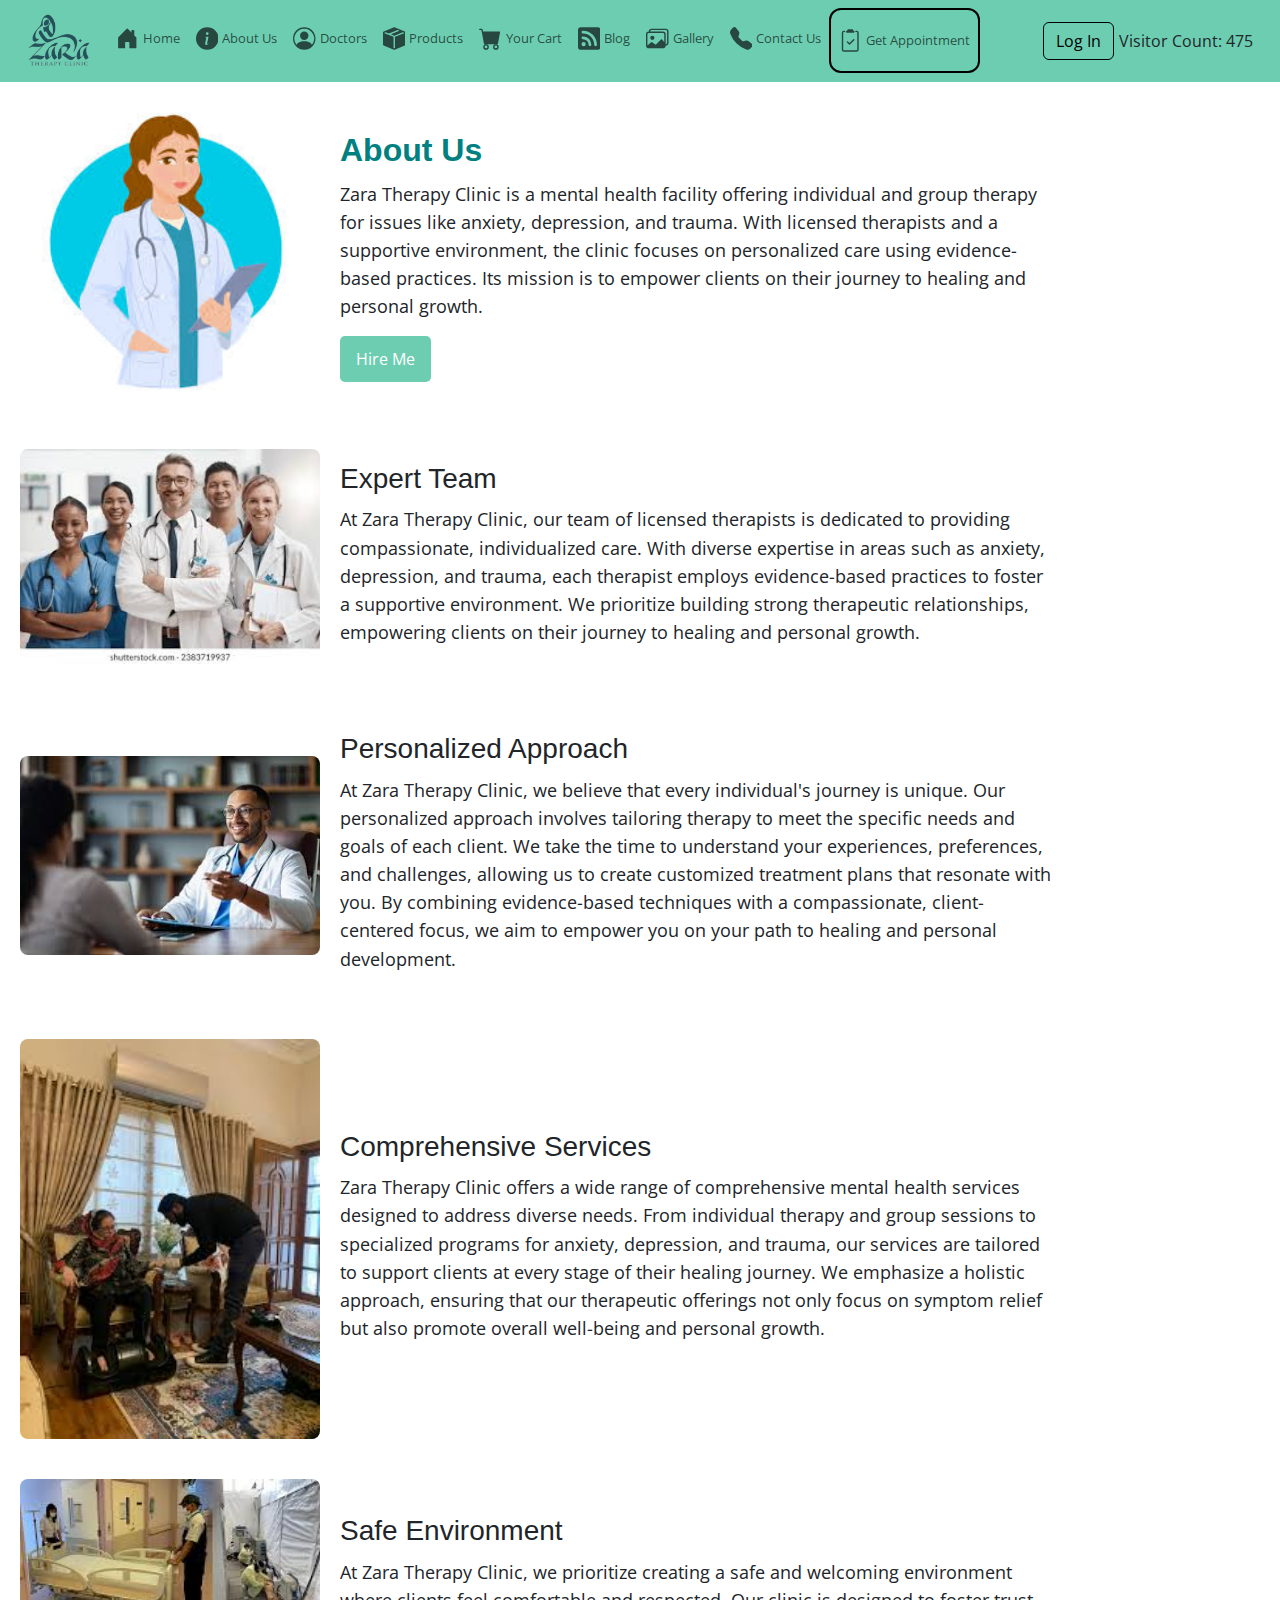
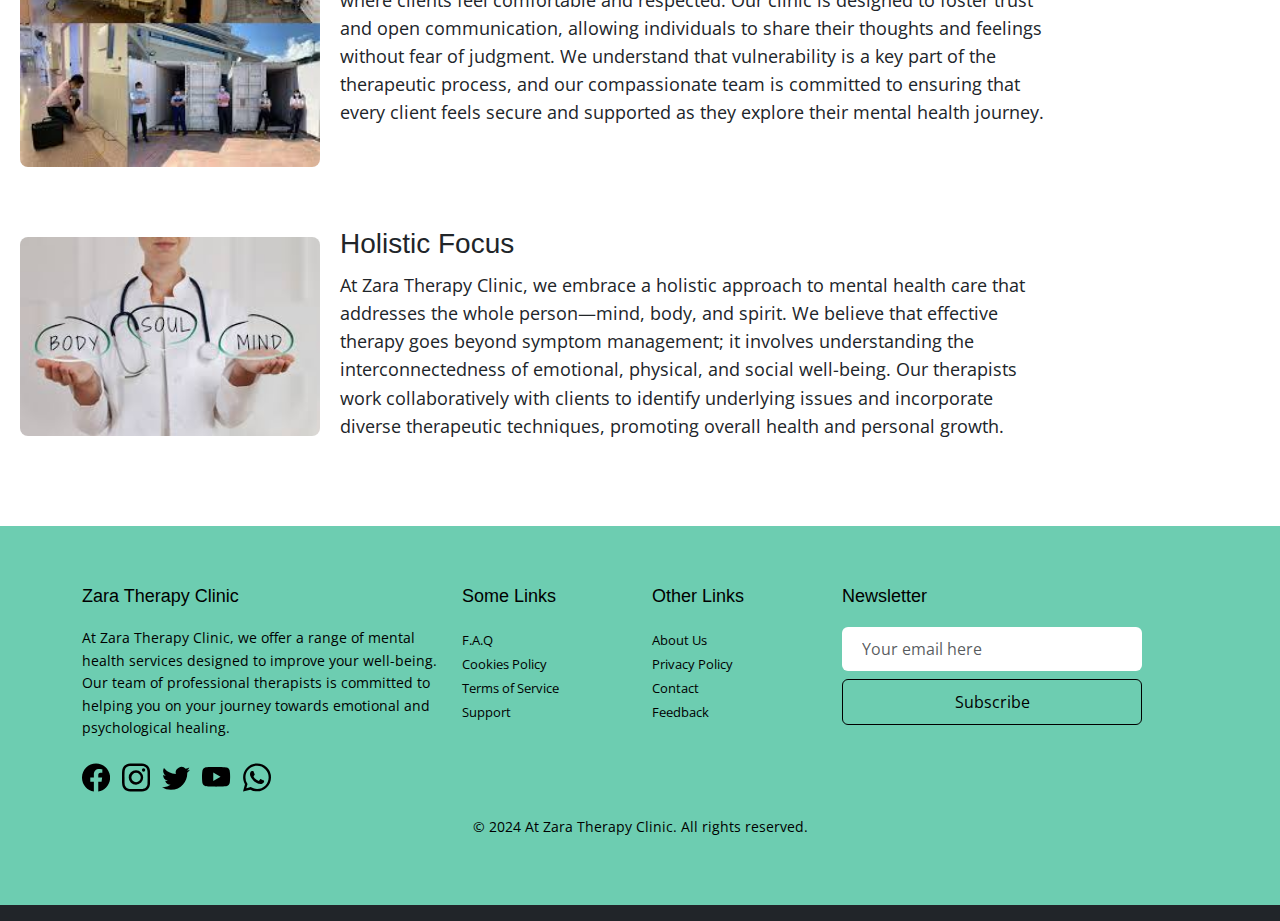
<file: pages/about.html>
<!DOCTYPE html>
<html lang="en">
<head>
  <meta charset="UTF-8" />
  <meta name="viewport" content="width=device-width, initial-scale=1.0" />
  <meta http-equiv="X-UA-Compatible" content="ie=edge" />
  <title> About Us - Zara Therapy Clinic</title>
  <link href="https://cdn.jsdelivr.net/npm/bootstrap@5.3.3/dist/css/bootstrap.min.css" rel="stylesheet" integrity="sha384-QWTKZyjpPEjISv5WaRU9OFeRpok6YctnYmDr5pNlyT2bRjXh0JMhjY6hW+ALEwIH" crossorigin="anonymous">
<script src="https://cdn.jsdelivr.net/npm/bootstrap@5.3.3/dist/js/bootstrap.bundle.min.js" integrity="sha384-YvpcrYf0tY3lHB60NNkmXc5s9fDVZLESaAA55NDzOxhy9GkcIdslK1eN7N6jIeHz" crossorigin="anonymous"></script>
  <link rel="stylesheet" href="/assets/styles.css">
</head>
<style>
  .a1 {
    height: 100vh;
    width: 100%;
    
    background-size: cover;
  }
  body {
  margin: 0;
  padding: 0;
}

.about-us {
  padding: 20px;
}

.about {
  display: flex;
  flex-direction: column;
  margin-bottom: 20px;
}

.pic {
  max-width: 100%;
  height: auto;
  border-radius: 8px;
}

.text {
  padding: 10px;
}

h2, h3, h5 {
  margin: 10px 0;
}

p {
  line-height: 1.6;
}

.data {
  margin-top: 15px;
}

.hire {
  padding: 10px 15px;
  background-color: #6DCDB1;
  color: white;
  text-decoration: none;
  border-radius: 5px;
}

/* Responsive Styles */
@media (min-width: 600px) {
  .about {
      flex-direction: row;
      align-items: center;
  }

  .text {
      padding-left: 20px;
  }

  .pic {
      width: 50%;
      max-width: 300px;
  }
}

@media (min-width: 900px) {
  .about {
      margin-bottom: 40px;
  }

  .pic {
      width: 40%;
  }

  .text {
      width: 60%;
  }
}

</style>

<body class="a1">
  <!-- Navbar -->
<nav class="navbar navbar-expand-lg">
  <div class="container-fluid">
      <a class="navbar-brand" href="/index.html">
          <img src="/images/logo final.png" alt="At Zara Therapy Clinic Logo" class="img-fluid"> <!-- Logo -->
      </a>
      <button class="navbar-toggler" type="button" data-bs-toggle="collapse" data-bs-target="#navbarNav" aria-controls="navbarNav" aria-expanded="false" aria-label="Toggle navigation">
          <span class="navbar-toggler-icon"></span>
      </button>
      <div class="collapse navbar-collapse" id="navbarNav">
          <ul class="navbar-nav me-auto">
              <li class="nav-item"><a class="nav-link" href="/index.html"><svg xmlns="http://www.w3.org/2000/svg" width="8" height="16" fill="currentColor" class="bi bi-house-door-fill" viewBox="0 0 16 16">
                  <path d="M6.5 14.5v-3.505c0-.245.25-.495.5-.495h2c.25 0 .5.25.5.5v3.5a.5.5 0 0 0 .5.5h4a.5.5 0 0 0 .5-.5v-7a.5.5 0 0 0-.146-.354L13 5.793V2.5a.5.5 0 0 0-.5-.5h-1a.5.5 0 0 0-.5.5v1.293L8.354 1.146a.5.5 0 0 0-.708 0l-6 6A.5.5 0 0 0 1.5 7.5v7a.5.5 0 0 0 .5.5h4a.5.5 0 0 0 .5-.5"/>
                </svg>Home</a></li>
              <li class="nav-item"><a class="nav-link" href="/pages/about.html"><svg xmlns="http://www.w3.org/2000/svg" width="8" height="16" fill="currentColor" class="bi bi-info-circle-fill" viewBox="0 0 16 16">
                  <path d="M8 16A8 8 0 1 0 8 0a8 8 0 0 0 0 16m.93-9.412-1 4.705c-.07.34.029.533.304.533.194 0 .487-.07.686-.246l-.088.416c-.287.346-.92.598-1.465.598-.703 0-1.002-.422-.808-1.319l.738-3.468c.064-.293.006-.399-.287-.47l-.451-.081.082-.381 2.29-.287zM8 5.5a1 1 0 1 1 0-2 1 1 0 0 1 0 2"/>
                </svg>About Us</a></li>
              <li class="nav-item"><a class="nav-link" href="/pages/doctors.html"><svg xmlns="http://www.w3.org/2000/svg" width="8" height="16" fill="currentColor" class="bi bi-person-circle" viewBox="0 0 16 16">
                  <path d="M11 6a3 3 0 1 1-6 0 3 3 0 0 1 6 0"/>
                  <path fill-rule="evenodd" d="M0 8a8 8 0 1 1 16 0A8 8 0 0 1 0 8m8-7a7 7 0 0 0-5.468 11.37C3.242 11.226 4.805 10 8 10s4.757 1.225 5.468 2.37A7 7 0 0 0 8 1"/>
                </svg>Doctors</a></li>
              <li class="nav-item"><a class="nav-link" href="/pages/product.html"><svg xmlns="http://www.w3.org/2000/svg" width="8" height="16" fill="currentColor" class="bi bi-box-seam-fill" viewBox="0 0 16 16">
                  <path fill-rule="evenodd" d="M15.528 2.973a.75.75 0 0 1 .472.696v8.662a.75.75 0 0 1-.472.696l-7.25 2.9a.75.75 0 0 1-.557 0l-7.25-2.9A.75.75 0 0 1 0 12.331V3.669a.75.75 0 0 1 .471-.696L7.443.184l.01-.003.268-.108a.75.75 0 0 1 .558 0l.269.108.01.003zM10.404 2 4.25 4.461 1.846 3.5 1 3.839v.4l6.5 2.6v7.922l.5.2.5-.2V6.84l6.5-2.6v-.4l-.846-.339L8 5.961 5.596 5l6.154-2.461z"/>
                </svg>Products</a></li>
              <li class="nav-item"><a class="nav-link" href="/pages/cart.html"><svg xmlns="http://www.w3.org/2000/svg" width="8" height="16" fill="currentColor" class="bi bi-cart-fill" viewBox="0 0 16 16">
                  <path d="M0 1.5A.5.5 0 0 1 .5 1H2a.5.5 0 0 1 .485.379L2.89 3H14.5a.5.5 0 0 1 .491.592l-1.5 8A.5.5 0 0 1 13 12H4a.5.5 0 0 1-.491-.408L2.01 3.607 1.61 2H.5a.5.5 0 0 1-.5-.5M5 12a2 2 0 1 0 0 4 2 2 0 0 0 0-4m7 0a2 2 0 1 0 0 4 2 2 0 0 0 0-4m-7 1a1 1 0 1 1 0 2 1 1 0 0 1 0-2m7 0a1 1 0 1 1 0 2 1 1 0 0 1 0-2"/>
                </svg>Your Cart</a></li>
              <li class="nav-item"><a class="nav-link" href="/pages/blog.html"><svg xmlns="http://www.w3.org/2000/svg" width="8" height="16" fill="currentColor" class="bi bi-rss-fill" viewBox="0 0 16 16">
                  <path d="M2 0a2 2 0 0 0-2 2v12a2 2 0 0 0 2 2h12a2 2 0 0 0 2-2V2a2 2 0 0 0-2-2zm1.5 2.5c5.523 0 10 4.477 10 10a1 1 0 1 1-2 0 8 8 0 0 0-8-8 1 1 0 0 1 0-2m0 4a6 6 0 0 1 6 6 1 1 0 1 1-2 0 4 4 0 0 0-4-4 1 1 0 0 1 0-2m.5 7a1.5 1.5 0 1 1 0-3 1.5 1.5 0 0 1 0 3"/>
                </svg>Blog</a></li>
                <li class="nav-item"><a class="nav-link" href="/pages/gallery.html"><svg xmlns="http://www.w3.org/2000/svg" width="8" height="16" fill="currentColor" class="bi bi-images" viewBox="0 0 16 16">
                  <path d="M4.502 9a1.5 1.5 0 1 0 0-3 1.5 1.5 0 0 0 0 3"/>
                  <path d="M14.002 13a2 2 0 0 1-2 2h-10a2 2 0 0 1-2-2V5A2 2 0 0 1 2 3a2 2 0 0 1 2-2h10a2 2 0 0 1 2 2v8a2 2 0 0 1-1.998 2M14 2H4a1 1 0 0 0-1 1h9.002a2 2 0 0 1 2 2v7A1 1 0 0 0 15 11V3a1 1 0 0 0-1-1M2.002 4a1 1 0 0 0-1 1v8l2.646-2.354a.5.5 0 0 1 .63-.062l2.66 1.773 3.71-3.71a.5.5 0 0 1 .577-.094l1.777 1.947V5a1 1 0 0 0-1-1z"/>
                </svg>Gallery</a></li>
              <li class="nav-item"><a class="nav-link" href="/pages/contact.html"><svg xmlns="http://www.w3.org/2000/svg" width="8" height="16" fill="currentColor" class="bi bi-telephone-fill" viewBox="0 0 16 16">
                  <path fill-rule="evenodd" d="M1.885.511a1.745 1.745 0 0 1 2.61.163L6.29 2.98c.329.423.445.974.315 1.494l-.547 2.19a.68.68 0 0 0 .178.643l2.457 2.457a.68.68 0 0 0 .644.178l2.189-.547a1.75 1.75 0 0 1 1.494.315l2.306 1.794c.829.645.905 1.87.163 2.611l-1.034 1.034c-.74.74-1.846 1.065-2.877.702a18.6 18.6 0 0 1-7.01-4.42 18.6 18.6 0 0 1-4.42-7.009c-.362-1.03-.037-2.137.703-2.877z"/>
                </svg>Contact Us</a></li>
              <li class="nav-item" style="border: 2px solid black; border-radius: 12px; height: auto; width: fit-content; justify-content: center; align-items: center;"><a class="nav-link" href="/pages/appointment.html"><svg xmlns="http://www.w3.org/2000/svg" width="8" height="16" fill="currentColor" class="bi bi-clipboard2-check" viewBox="0 0 16 16">
                  <path d="M9.5 0a.5.5 0 0 1 .5.5.5.5 0 0 0 .5.5.5.5 0 0 1 .5.5V2a.5.5 0 0 1-.5.5h-5A.5.5 0 0 1 5 2v-.5a.5.5 0 0 1 .5-.5.5.5 0 0 0 .5-.5.5.5 0 0 1 .5-.5z"/>
                  <path d="M3 2.5a.5.5 0 0 1 .5-.5H4a.5.5 0 0 0 0-1h-.5A1.5 1.5 0 0 0 2 2.5v12A1.5 1.5 0 0 0 3.5 16h9a1.5 1.5 0 0 0 1.5-1.5v-12A1.5 1.5 0 0 0 12.5 1H12a.5.5 0 0 0 0 1h.5a.5.5 0 0 1 .5.5v12a.5.5 0 0 1-.5.5h-9a.5.5 0 0 1-.5-.5z"/>
                  <path d="M10.854 7.854a.5.5 0 0 0-.708-.708L7.5 9.793 6.354 8.646a.5.5 0 1 0-.708.708l1.5 1.5a.5.5 0 0 0 .708 0z"/>
                </svg>Get Appointment</a></li>
          </ul>
          <div class="typ">
          <div id="authButtons" class="d-flex align-items-center">
              <a href="/pages/login.html"><button type="button" class="btn byu btn-secondary">Log In</button></a>
          </div>
  
          <div class="visitor-count">
              Visitor Count: <span id="visitorCount"></span>
          </div>
          <p id="wel"></p>
      </div>
  </div>
</nav>
<!-- navbar work end -->


<section class="about-us" id="a1">
  <div class="about">
      <img src="/images/dACTER.jfif" class="pic" alt="Zara Therapy Clinic" />
      <div class="text">
          <h2 style="color: teal;"><b>About Us</b></h2>
          <p>Zara Therapy Clinic is a mental health facility offering individual and group therapy for issues like
              anxiety, depression, and trauma. With licensed therapists and a supportive environment, the clinic focuses on
              personalized care using evidence-based practices. Its mission is to empower clients on their journey to
              healing and personal growth.</p>
          <div class="data">
              <a href="#" class="hire btn">Hire Me</a>
          </div>
      </div>
  </div>

  <div class="about">
      <img src="/images/expert.jfif" class="pic" alt="Expert Team" />
      <div class="text">
          <h3>Expert Team</h3>
          <p>At Zara Therapy Clinic, our team of licensed therapists is dedicated to providing compassionate, individualized care. With diverse expertise in areas such as anxiety, depression, and trauma, each therapist employs evidence-based practices to foster a supportive environment. We prioritize building strong therapeutic relationships, empowering clients on their journey to healing and personal growth.</p>
      </div>
  </div>

  <div class="about">
      <img src="/images/person.jfif" class="pic" alt="Personalized Approach" />
      <div class="text">
          <h3>Personalized Approach</h3>
          <p>At Zara Therapy Clinic, we believe that every individual's journey is unique. Our personalized approach involves tailoring therapy to meet the specific needs and goals of each client. We take the time to understand your experiences, preferences, and challenges, allowing us to create customized treatment plans that resonate with you. By combining evidence-based techniques with a compassionate, client-centered focus, we aim to empower you on your path to healing and personal development.</p>
      </div>
  </div>

  <div class="about">
      <img src="/images/Comprehensive Services.jfif" class="pic" alt="Comprehensive Services" />
      <div class="text">
          <h3>Comprehensive Services</h3>
          <p>Zara Therapy Clinic offers a wide range of comprehensive mental health services designed to address diverse needs. From individual therapy and group sessions to specialized programs for anxiety, depression, and trauma, our services are tailored to support clients at every stage of their healing journey. We emphasize a holistic approach, ensuring that our therapeutic offerings not only focus on symptom relief but also promote overall well-being and personal growth.</p>
      </div>
  </div>

  <div class="about">
      <img src="/images/Safe Environment.jfif" class="pic" alt="Safe Environment" />
      <div class="text">
          <h3>Safe Environment</h3>
          <p>At Zara Therapy Clinic, we prioritize creating a safe and welcoming environment where clients feel comfortable and respected. Our clinic is designed to foster trust and open communication, allowing individuals to share their thoughts and feelings without fear of judgment. We understand that vulnerability is a key part of the therapeutic process, and our compassionate team is committed to ensuring that every client feels secure and supported as they explore their mental health journey.</p>
      </div>
  </div>

  <div class="about">
      <img src="/images/Holistic Focus.jfif" class="pic" alt="Holistic Focus" />
      <div class="text">
          <h3>Holistic Focus</h3>
          <p>At Zara Therapy Clinic, we embrace a holistic approach to mental health care that addresses the whole person—mind, body, and spirit. We believe that effective therapy goes beyond symptom management; it involves understanding the interconnectedness of emotional, physical, and social well-being. Our therapists work collaboratively with clients to identify underlying issues and incorporate diverse therapeutic techniques, promoting overall health and personal growth.</p>
      </div>
  </div>
</section>

    <!-- Footer -->
<footer class="footer1">
  <div class="container">
      <div class="row">
          <div class="col-md-4 col-sm-12">
              <h5>Zara Therapy Clinic</h5>
              <p>At Zara Therapy Clinic, we offer a range of mental health services 
                designed to improve your well-being. Our team of professional therapists is committed to helping you on your
                 journey towards emotional and psychological healing.</p>
              <div class="social-iconsz">
                  <a href="#" class="me-2"><i class="bi bi-facebook"><svg xmlns="http://www.w3.org/2000/svg" width="10" height="16" fill="currentColor" class="bi bi-facebook" viewBox="0 0 16 16">
                      <path d="M16 8.049c0-4.446-3.582-8.05-8-8.05C3.58 0-.002 3.603-.002 8.05c0 4.017 2.926 7.347 6.75 7.951v-5.625h-2.03V8.05H6.75V6.275c0-2.017 1.195-3.131 3.022-3.131.876 0 1.791.157 1.791.157v1.98h-1.009c-.993 0-1.303.621-1.303 1.258v1.51h2.218l-.354 2.326H9.25V16c3.824-.604 6.75-3.934 6.75-7.951"/>
                    </svg></i></a>
                  <a href="#" class="me-2"><i class="bi bi-instagram"><svg xmlns="http://www.w3.org/2000/svg" width="10" height="16" fill="currentColor" class="bi bi-instagram" viewBox="0 0 16 16">
                      <path d="M8 0C5.829 0 5.556.01 4.703.048 3.85.088 3.269.222 2.76.42a3.9 3.9 0 0 0-1.417.923A3.9 3.9 0 0 0 .42 2.76C.222 3.268.087 3.85.048 4.7.01 5.555 0 5.827 0 8.001c0 2.172.01 2.444.048 3.297.04.852.174 1.433.372 1.942.205.526.478.972.923 1.417.444.445.89.719 1.416.923.51.198 1.09.333 1.942.372C5.555 15.99 5.827 16 8 16s2.444-.01 3.298-.048c.851-.04 1.434-.174 1.943-.372a3.9 3.9 0 0 0 1.416-.923c.445-.445.718-.891.923-1.417.197-.509.332-1.09.372-1.942C15.99 10.445 16 10.173 16 8s-.01-2.445-.048-3.299c-.04-.851-.175-1.433-.372-1.941a3.9 3.9 0 0 0-.923-1.417A3.9 3.9 0 0 0 13.24.42c-.51-.198-1.092-.333-1.943-.372C10.443.01 10.172 0 7.998 0zm-.717 1.442h.718c2.136 0 2.389.007 3.232.046.78.035 1.204.166 1.486.275.373.145.64.319.92.599s.453.546.598.92c.11.281.24.705.275 1.485.039.843.047 1.096.047 3.231s-.008 2.389-.047 3.232c-.035.78-.166 1.203-.275 1.485a2.5 2.5 0 0 1-.599.919c-.28.28-.546.453-.92.598-.28.11-.704.24-1.485.276-.843.038-1.096.047-3.232.047s-2.39-.009-3.233-.047c-.78-.036-1.203-.166-1.485-.276a2.5 2.5 0 0 1-.92-.598 2.5 2.5 0 0 1-.6-.92c-.109-.281-.24-.705-.275-1.485-.038-.843-.046-1.096-.046-3.233s.008-2.388.046-3.231c.036-.78.166-1.204.276-1.486.145-.373.319-.64.599-.92s.546-.453.92-.598c.282-.11.705-.24 1.485-.276.738-.034 1.024-.044 2.515-.045zm4.988 1.328a.96.96 0 1 0 0 1.92.96.96 0 0 0 0-1.92m-4.27 1.122a4.109 4.109 0 1 0 0 8.217 4.109 4.109 0 0 0 0-8.217m0 1.441a2.667 2.667 0 1 1 0 5.334 2.667 2.667 0 0 1 0-5.334"/>
                    </svg></i></a>
                  <a href="#" class="me-2"><i class="bi bi-twitter"><svg xmlns="http://www.w3.org/2000/svg" width="10" height="16" fill="currentColor" class="bi bi-twitter" viewBox="0 0 16 16">
                      <path d="M5.026 15c6.038 0 9.341-5.003 9.341-9.334q.002-.211-.006-.422A6.7 6.7 0 0 0 16 3.542a6.7 6.7 0 0 1-1.889.518 3.3 3.3 0 0 0 1.447-1.817 6.5 6.5 0 0 1-2.087.793A3.286 3.286 0 0 0 7.875 6.03a9.32 9.32 0 0 1-6.767-3.429 3.29 3.29 0 0 0 1.018 4.382A3.3 3.3 0 0 1 .64 6.575v.045a3.29 3.29 0 0 0 2.632 3.218 3.2 3.2 0 0 1-.865.115 3 3 0 0 1-.614-.057 3.28 3.28 0 0 0 3.067 2.277A6.6 6.6 0 0 1 .78 13.58a6 6 0 0 1-.78-.045A9.34 9.34 0 0 0 5.026 15"/>
                    </svg></i></a>
                  <a href="#" class="me-2"><i class="bi bi-youtube"><svg xmlns="http://www.w3.org/2000/svg" width="10" height="16" fill="currentColor" class="bi bi-youtube" viewBox="0 0 16 16">
                      <path d="M8.051 1.999h.089c.822.003 4.987.033 6.11.335a2.01 2.01 0 0 1 1.415 1.42c.101.38.172.883.22 1.402l.01.104.022.26.008.104c.065.914.073 1.77.074 1.957v.075c-.001.194-.01 1.108-.082 2.06l-.008.105-.009.104c-.05.572-.124 1.14-.235 1.558a2.01 2.01 0 0 1-1.415 1.42c-1.16.312-5.569.334-6.18.335h-.142c-.309 0-1.587-.006-2.927-.052l-.17-.006-.087-.004-.171-.007-.171-.007c-1.11-.049-2.167-.128-2.654-.26a2.01 2.01 0 0 1-1.415-1.419c-.111-.417-.185-.986-.235-1.558L.09 9.82l-.008-.104A31 31 0 0 1 0 7.68v-.123c.002-.215.01-.958.064-1.778l.007-.103.003-.052.008-.104.022-.26.01-.104c.048-.519.119-1.023.22-1.402a2.01 2.01 0 0 1 1.415-1.42c.487-.13 1.544-.21 2.654-.26l.17-.007.172-.006.086-.003.171-.007A100 100 0 0 1 7.858 2zM6.4 5.209v4.818l4.157-2.408z"/>
                    </svg></i></a>
                  <a href="#"><i class="bi bi-whatsapp"><svg xmlns="http://www.w3.org/2000/svg" width="10" height="16" fill="currentColor" class="bi bi-whatsapp" viewBox="0 0 16 16">
                      <path d="M13.601 2.326A7.85 7.85 0 0 0 7.994 0C3.627 0 .068 3.558.064 7.926c0 1.399.366 2.76 1.057 3.965L0 16l4.204-1.102a7.9 7.9 0 0 0 3.79.965h.004c4.368 0 7.926-3.558 7.93-7.93A7.9 7.9 0 0 0 13.6 2.326zM7.994 14.521a6.6 6.6 0 0 1-3.356-.92l-.24-.144-2.494.654.666-2.433-.156-.251a6.56 6.56 0 0 1-1.007-3.505c0-3.626 2.957-6.584 6.591-6.584a6.56 6.56 0 0 1 4.66 1.931 6.56 6.56 0 0 1 1.928 4.66c-.004 3.639-2.961 6.592-6.592 6.592m3.615-4.934c-.197-.099-1.17-.578-1.353-.646-.182-.065-.315-.099-.445.099-.133.197-.513.646-.627.775-.114.133-.232.148-.43.05-.197-.1-.836-.308-1.592-.985-.59-.525-.985-1.175-1.103-1.372-.114-.198-.011-.304.088-.403.087-.088.197-.232.296-.346.1-.114.133-.198.198-.33.065-.134.034-.248-.015-.347-.05-.099-.445-1.076-.612-1.47-.16-.389-.323-.335-.445-.34-.114-.007-.247-.007-.38-.007a.73.73 0 0 0-.529.247c-.182.198-.691.677-.691 1.654s.71 1.916.81 2.049c.098.133 1.394 2.132 3.383 2.992.47.205.84.326 1.129.418.475.152.904.129 1.246.08.38-.058 1.171-.48 1.338-.943.164-.464.164-.86.114-.943-.049-.084-.182-.133-.38-.232"/>
                    </svg></i></a>
              </div>
          </div>

          <div class="col-md-2 col-sm-6">
              <h5>Some Links</h5>
              <ul class="list-unstyled">
                  <li><a href="#">F.A.Q</a></li>
                  <li><a href="#">Cookies Policy</a></li>
                  <li><a href="#">Terms of Service</a></li>
                  <li><a href="#">Support</a></li>
              </ul>
          </div>

          <div class="col-md-2 col-sm-6">
              <h5>Other Links</h5>
              <ul class="list-unstyled">
                  <li><a href="#">About Us</a></li>
                  <li><a href="#">Privacy Policy</a></li>
                  <li><a href="#">Contact</a></li>
                  <li><a href="#">Feedback</a></li>
              </ul>
          </div>

          <div class="col-md-4 col-sm-12">
              <h5>Newsletter</h5>
              <div class="newsletter">
                  <input type="email" class="form-control" placeholder="Your email here">
                  <button type="submit" class="btn btn-primary mt-2">Subscribe</button>
              </div>
          </div>
      </div>
      <p class="text-center mt-3">&copy; 2024 At Zara Therapy Clinic. All rights reserved.</p>
  </div>
</footer>

<footer class="container-fluid bg-dark text-light py-2">
  <div id="ticker" class="text-center"></div>
</footer>
<!-- footer work end -->
  <script src="/assets/scripts.js"></script>
</body>

</html>
</file>
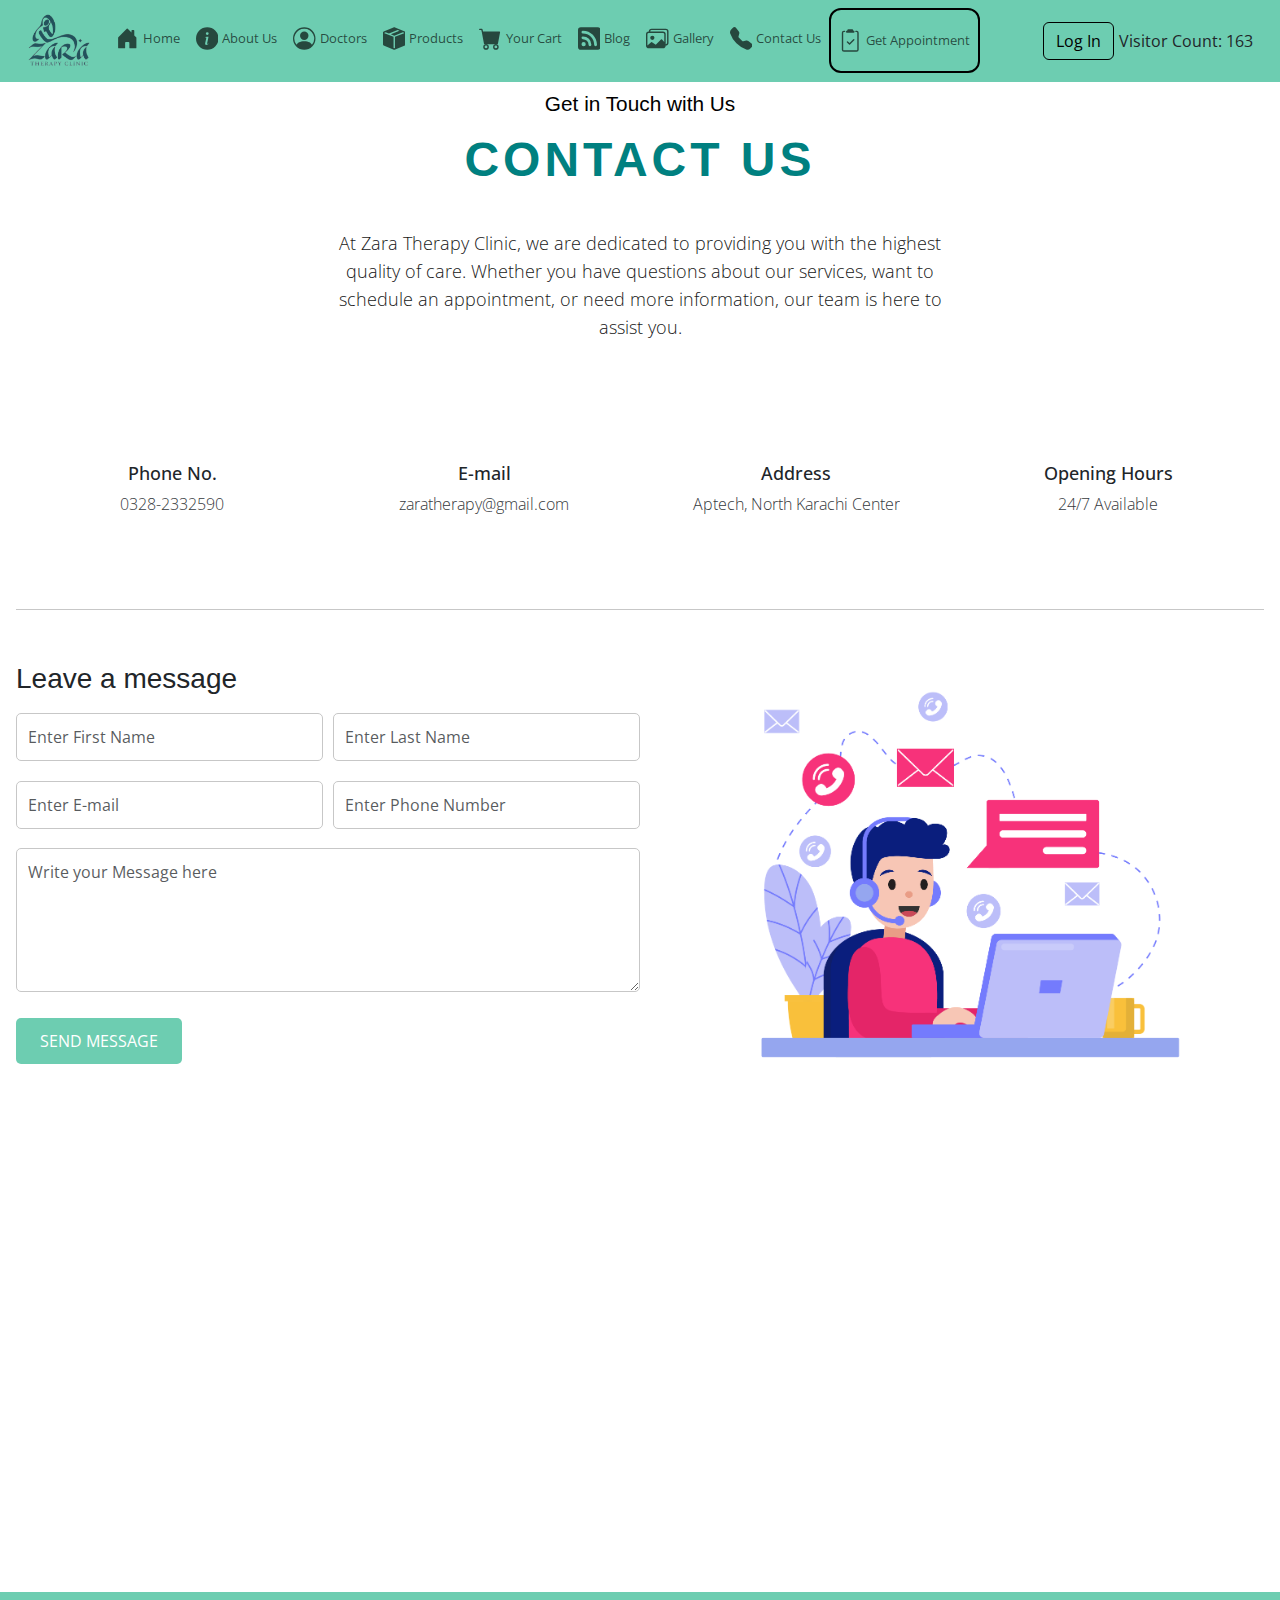
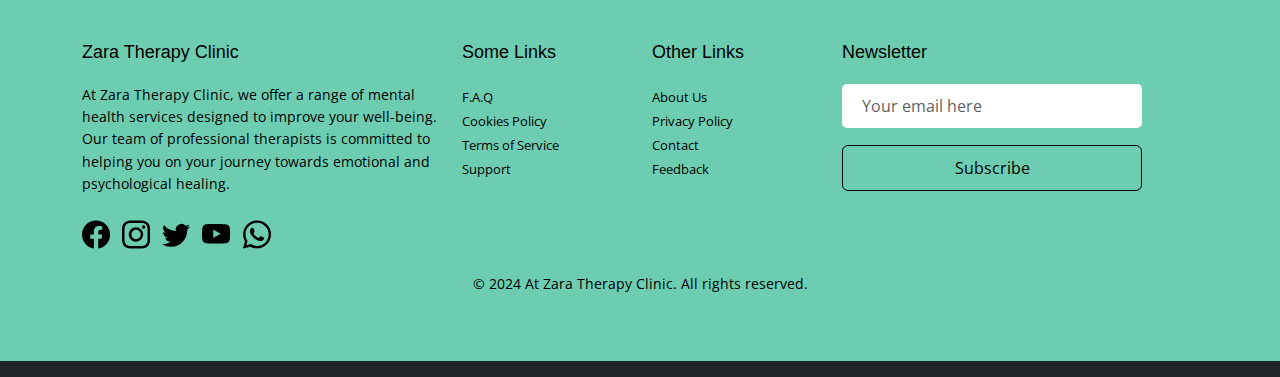
<file: pages/contact.html>
<!DOCTYPE html>
<html>

<head>
    <meta charset="utf-8">
    <meta http-equiv="X-UA-Compatible" content="IE=edge">
    <title> Contact Us - Zara Therapy Clinic</title>
    <meta name="description" content="">
    <meta name="viewport" content="width=device-width, initial-scale=1">
    <link href="https://cdn.jsdelivr.net/npm/bootstrap@5.3.3/dist/css/bootstrap.min.css" rel="stylesheet" integrity="sha384-QWTKZyjpPEjISv5WaRU9OFeRpok6YctnYmDr5pNlyT2bRjXh0JMhjY6hW+ALEwIH" crossorigin="anonymous">
<script src="https://cdn.jsdelivr.net/npm/bootstrap@5.3.3/dist/js/bootstrap.bundle.min.js" integrity="sha384-YvpcrYf0tY3lHB60NNkmXc5s9fDVZLESaAA55NDzOxhy9GkcIdslK1eN7N6jIeHz" crossorigin="anonymous"></script>
    <link rel="stylesheet" href="/assets/styles.css">
    <!-- Fontawesome icon -->
    <link rel="stylesheet" href="https://cdnjs.cloudflare.com/ajax/libs/font-awesome/5.15.1/css/all.min.css"
        integrity="sha512-+4zCK9k+qNFUR5X+cKL9EIR+ZOhtIloNl9GIKS57V1MyNsYpYcUrUeQc9vNfzsWfV28IaLL3i96P9sdNyeRssA=="
        crossorigin="anonymous" />
<style>

.contact-bg{
background-position: 50% 100%;
background-repeat: no-repeat;
background-attachment: fixed;
text-align: center;
color: #000000;
display: flex;
flex-direction: column;
justify-content: center;
align-items: center;
}
.contact-bg h3{
font-size: 1.3rem;
font-weight: 400;
}
.contact-bg h2{
font-size: 3rem;
text-transform: uppercase;
padding: 0.4rem 0;
letter-spacing: 4px;
}
.line div{
margin: 0 0.2rem;
}
.line div:nth-child(1),
.line div:nth-child(3){
height: 3px;
width: 70px;
background: #6DCDB1;
border-radius: 5px;
}
.line{
display: flex;
align-items: center;
}
.line div:nth-child(2){
width: 10px;
height: 10px;
background: #6DCDB1;
border-radius: 50%;
}
.text{
font-weight: 300;
opacity: 0.9;
}
.contact-bg .text{
margin: 1.6rem 0;
}
.contact-body{
max-width: 1320px;
margin: 0 auto;
padding: 0 1rem;
}
.contact-info{
margin: 2rem 0;
text-align: center;
padding: 2rem 0;
}
.contact-info span{
display: block;
}
.contact-info div{
margin: 0.8rem 0;
padding: 1rem;
}
.contact-info span .fas{
font-size: 2rem;
padding-bottom: 0.9rem;
color: #6DCDB1;
}
.contact-info div span:nth-child(2){
font-weight: 500;
font-size: 1.1rem;
}
.contact-info .text{
padding-top: 0.4rem;
}
.contact-form{
padding: 2rem 0;
border-top: 1px solid #c7c7c7;
}
.contact-form form{
padding-bottom: 1rem;
}
.form-control{
width: 100%;
border: 1.5px solid #c7c7c7;
border-radius: 5px;
padding: 0.7rem;
margin: 0.6rem 0;
font-family: 'Open Sans', sans-serif;
font-size: 1rem;
outline: 0;
}
.form-control:focus{
box-shadow: 0 0 6px -3px rgba(48, 48, 48, 1);
}
.contact-form form div{
display: grid;
grid-template-columns: repeat(2, 1fr);
column-gap: 0.6rem;
}
.send-btn{
font-family: 'Open Sans', sans-serif;
font-size: 1rem;
text-transform: uppercase;
color: #fff;
background: #6DCDB1;
border: none;
border-radius: 5px;
padding: 0.7rem 1.5rem;
cursor: pointer;
transition: all 0.4s ease;
}
.send-btn:hover{
opacity: 0.8;
}
.contact-form > div img{
width: 85%;
}
.contact-form > div{
margin: 0 auto;
text-align: center;
}
.contact-footer{
padding: 2rem 0;
background: #000;
}
.contact-footer h3{
font-size: 1.3rem;
color: #fff;
margin-bottom: 1rem;
text-align: center;
}
.social-links{
display: flex;
justify-content: center;
}
.social-links a{
text-decoration: none;
width: 40px;
height: 40px;
color: #fff;
border: 2px solid #fff;
border-radius: 50%;
display: flex;
justify-content: center;
align-items: center;
margin: 0.4rem;
transition: all 0.4s ease;
}
.social-links a:hover{
color: #6DCDB1;
border-color: #6DCDB1;
}

@media screen and (min-width: 768px){
.contact-bg .text{
width: 70%;
margin-left: auto;
margin-right: auto;
}
.contact-info{
display: grid;
grid-template-columns: repeat(2, 1fr);
}
}

@media screen and (min-width: 992px){
.contact-bg .text{
width: 50%;
}
.contact-form{
display: grid;
grid-template-columns: repeat(2, 1fr);
align-items: center;
}
}

@media screen and (min-width: 1200px){
.contact-info{
grid-template-columns: repeat(4, 1fr);
}
}

.map{
    display: flex;
    justify-content: end;
    padding-right: 10px;
    margin-bottom: 10px;
    
}
</style>
</head>

<body>
  <!-- Navbar -->
<nav class="navbar navbar-expand-lg">
    <div class="container-fluid">
        <a class="navbar-brand" href="/index.html">
            <img src="/images/logo final.png" alt="At Zara Therapy Clinic Logo" class="img-fluid"> <!-- Logo -->
        </a>
        <button class="navbar-toggler" type="button" data-bs-toggle="collapse" data-bs-target="#navbarNav" aria-controls="navbarNav" aria-expanded="false" aria-label="Toggle navigation">
            <span class="navbar-toggler-icon"></span>
        </button>
        <div class="collapse navbar-collapse" id="navbarNav">
            <ul class="navbar-nav me-auto">
                <li class="nav-item"><a class="nav-link" href="/index.html"><svg xmlns="http://www.w3.org/2000/svg" width="8" height="16" fill="currentColor" class="bi bi-house-door-fill" viewBox="0 0 16 16">
                    <path d="M6.5 14.5v-3.505c0-.245.25-.495.5-.495h2c.25 0 .5.25.5.5v3.5a.5.5 0 0 0 .5.5h4a.5.5 0 0 0 .5-.5v-7a.5.5 0 0 0-.146-.354L13 5.793V2.5a.5.5 0 0 0-.5-.5h-1a.5.5 0 0 0-.5.5v1.293L8.354 1.146a.5.5 0 0 0-.708 0l-6 6A.5.5 0 0 0 1.5 7.5v7a.5.5 0 0 0 .5.5h4a.5.5 0 0 0 .5-.5"/>
                  </svg>Home</a></li>
                <li class="nav-item"><a class="nav-link" href="/pages/about.html"><svg xmlns="http://www.w3.org/2000/svg" width="8" height="16" fill="currentColor" class="bi bi-info-circle-fill" viewBox="0 0 16 16">
                    <path d="M8 16A8 8 0 1 0 8 0a8 8 0 0 0 0 16m.93-9.412-1 4.705c-.07.34.029.533.304.533.194 0 .487-.07.686-.246l-.088.416c-.287.346-.92.598-1.465.598-.703 0-1.002-.422-.808-1.319l.738-3.468c.064-.293.006-.399-.287-.47l-.451-.081.082-.381 2.29-.287zM8 5.5a1 1 0 1 1 0-2 1 1 0 0 1 0 2"/>
                  </svg>About Us</a></li>
                <li class="nav-item"><a class="nav-link" href="/pages/doctors.html"><svg xmlns="http://www.w3.org/2000/svg" width="8" height="16" fill="currentColor" class="bi bi-person-circle" viewBox="0 0 16 16">
                    <path d="M11 6a3 3 0 1 1-6 0 3 3 0 0 1 6 0"/>
                    <path fill-rule="evenodd" d="M0 8a8 8 0 1 1 16 0A8 8 0 0 1 0 8m8-7a7 7 0 0 0-5.468 11.37C3.242 11.226 4.805 10 8 10s4.757 1.225 5.468 2.37A7 7 0 0 0 8 1"/>
                  </svg>Doctors</a></li>
                <li class="nav-item"><a class="nav-link" href="/pages/product.html"><svg xmlns="http://www.w3.org/2000/svg" width="8" height="16" fill="currentColor" class="bi bi-box-seam-fill" viewBox="0 0 16 16">
                    <path fill-rule="evenodd" d="M15.528 2.973a.75.75 0 0 1 .472.696v8.662a.75.75 0 0 1-.472.696l-7.25 2.9a.75.75 0 0 1-.557 0l-7.25-2.9A.75.75 0 0 1 0 12.331V3.669a.75.75 0 0 1 .471-.696L7.443.184l.01-.003.268-.108a.75.75 0 0 1 .558 0l.269.108.01.003zM10.404 2 4.25 4.461 1.846 3.5 1 3.839v.4l6.5 2.6v7.922l.5.2.5-.2V6.84l6.5-2.6v-.4l-.846-.339L8 5.961 5.596 5l6.154-2.461z"/>
                  </svg>Products</a></li>
                <li class="nav-item"><a class="nav-link" href="/pages/cart.html"><svg xmlns="http://www.w3.org/2000/svg" width="8" height="16" fill="currentColor" class="bi bi-cart-fill" viewBox="0 0 16 16">
                    <path d="M0 1.5A.5.5 0 0 1 .5 1H2a.5.5 0 0 1 .485.379L2.89 3H14.5a.5.5 0 0 1 .491.592l-1.5 8A.5.5 0 0 1 13 12H4a.5.5 0 0 1-.491-.408L2.01 3.607 1.61 2H.5a.5.5 0 0 1-.5-.5M5 12a2 2 0 1 0 0 4 2 2 0 0 0 0-4m7 0a2 2 0 1 0 0 4 2 2 0 0 0 0-4m-7 1a1 1 0 1 1 0 2 1 1 0 0 1 0-2m7 0a1 1 0 1 1 0 2 1 1 0 0 1 0-2"/>
                  </svg>Your Cart</a></li>
                <li class="nav-item"><a class="nav-link" href="/pages/blog.html"><svg xmlns="http://www.w3.org/2000/svg" width="8" height="16" fill="currentColor" class="bi bi-rss-fill" viewBox="0 0 16 16">
                    <path d="M2 0a2 2 0 0 0-2 2v12a2 2 0 0 0 2 2h12a2 2 0 0 0 2-2V2a2 2 0 0 0-2-2zm1.5 2.5c5.523 0 10 4.477 10 10a1 1 0 1 1-2 0 8 8 0 0 0-8-8 1 1 0 0 1 0-2m0 4a6 6 0 0 1 6 6 1 1 0 1 1-2 0 4 4 0 0 0-4-4 1 1 0 0 1 0-2m.5 7a1.5 1.5 0 1 1 0-3 1.5 1.5 0 0 1 0 3"/>
                  </svg>Blog</a></li>
                  <li class="nav-item"><a class="nav-link" href="/pages/gallery.html"><svg xmlns="http://www.w3.org/2000/svg" width="8" height="16" fill="currentColor" class="bi bi-images" viewBox="0 0 16 16">
                    <path d="M4.502 9a1.5 1.5 0 1 0 0-3 1.5 1.5 0 0 0 0 3"/>
                    <path d="M14.002 13a2 2 0 0 1-2 2h-10a2 2 0 0 1-2-2V5A2 2 0 0 1 2 3a2 2 0 0 1 2-2h10a2 2 0 0 1 2 2v8a2 2 0 0 1-1.998 2M14 2H4a1 1 0 0 0-1 1h9.002a2 2 0 0 1 2 2v7A1 1 0 0 0 15 11V3a1 1 0 0 0-1-1M2.002 4a1 1 0 0 0-1 1v8l2.646-2.354a.5.5 0 0 1 .63-.062l2.66 1.773 3.71-3.71a.5.5 0 0 1 .577-.094l1.777 1.947V5a1 1 0 0 0-1-1z"/>
                  </svg>Gallery</a></li>
                <li class="nav-item"><a class="nav-link" href="/pages/contact.html"><svg xmlns="http://www.w3.org/2000/svg" width="8" height="16" fill="currentColor" class="bi bi-telephone-fill" viewBox="0 0 16 16">
                    <path fill-rule="evenodd" d="M1.885.511a1.745 1.745 0 0 1 2.61.163L6.29 2.98c.329.423.445.974.315 1.494l-.547 2.19a.68.68 0 0 0 .178.643l2.457 2.457a.68.68 0 0 0 .644.178l2.189-.547a1.75 1.75 0 0 1 1.494.315l2.306 1.794c.829.645.905 1.87.163 2.611l-1.034 1.034c-.74.74-1.846 1.065-2.877.702a18.6 18.6 0 0 1-7.01-4.42 18.6 18.6 0 0 1-4.42-7.009c-.362-1.03-.037-2.137.703-2.877z"/>
                  </svg>Contact Us</a></li>
                <li class="nav-item" style="border: 2px solid black; border-radius: 12px; height: auto; width: fit-content; justify-content: center; align-items: center;"><a class="nav-link" href="/pages/appointment.html"><svg xmlns="http://www.w3.org/2000/svg" width="8" height="16" fill="currentColor" class="bi bi-clipboard2-check" viewBox="0 0 16 16">
                    <path d="M9.5 0a.5.5 0 0 1 .5.5.5.5 0 0 0 .5.5.5.5 0 0 1 .5.5V2a.5.5 0 0 1-.5.5h-5A.5.5 0 0 1 5 2v-.5a.5.5 0 0 1 .5-.5.5.5 0 0 0 .5-.5.5.5 0 0 1 .5-.5z"/>
                    <path d="M3 2.5a.5.5 0 0 1 .5-.5H4a.5.5 0 0 0 0-1h-.5A1.5 1.5 0 0 0 2 2.5v12A1.5 1.5 0 0 0 3.5 16h9a1.5 1.5 0 0 0 1.5-1.5v-12A1.5 1.5 0 0 0 12.5 1H12a.5.5 0 0 0 0 1h.5a.5.5 0 0 1 .5.5v12a.5.5 0 0 1-.5.5h-9a.5.5 0 0 1-.5-.5z"/>
                    <path d="M10.854 7.854a.5.5 0 0 0-.708-.708L7.5 9.793 6.354 8.646a.5.5 0 1 0-.708.708l1.5 1.5a.5.5 0 0 0 .708 0z"/>
                  </svg>Get Appointment</a></li>
            </ul>
            <div class="typ">
            <div id="authButtons" class="d-flex align-items-center">
                <a href="/pages/login.html"><button type="button" class="btn byu btn-secondary">Log In</button></a>
            </div>
    
            <div class="visitor-count">
                Visitor Count: <span id="visitorCount"></span>
            </div>
            <p id="wel"></p>
        </div>
    </div>
</nav>
 <!-- navbar work end -->
    <section class="contact-section">
        <div class="contact-bg">
            <h3 style="padding-top: 10px;">Get in Touch with Us</h3>
            <h2 style="color: teal;"><b>Contact us</b></h2>
            <p class="text">At Zara Therapy Clinic, we are dedicated to providing you with the highest quality of care. Whether you have questions about our services, want to schedule an appointment, or need more information, our team is here to assist you.</p>
        </div>


        <div class="contact-body">
            <div class="contact-info">
                <div>
                    <span><i class="fas fa-mobile-alt"></i></span>
                    <span>Phone No.</span>
                    <span class="text">0328-2332590</span>
                </div>
                <div>
                    <span><i class="fas fa-envelope-open"></i></span>
                    <span>E-mail</span>
                    <span class="text">zaratherapy@gmail.com</span>
                </div>
                <div>
                    <span><i class="fas fa-map-marker-alt"></i></span>
                    <span>Address</span>
                    <span class="text">Aptech, North Karachi Center</span>
                </div>
                <div>
                    <span><i class="fas fa-clock"></i></span>
                    <span>Opening Hours</span>
                    <span class="text">24/7 Available</span>
                </div>
            </div>

            <div class="contact-form">
                <form id="contactForm" onsubmit="validateForm(event)">
                    <h3>Leave a message</h3>
                    <div>
                        <input type="text" id="firstName" class="form-control" placeholder="Enter First Name">
                        <input type="text" id="lastName" class="form-control" placeholder="Enter Last Name">
                    </div>
                    <div>
                        <input type="email" id="email" class="form-control" placeholder="Enter E-mail">
                        <input type="text" id="phoneNumber" class="form-control" placeholder="Enter Phone Number">
                    </div>
                    <textarea rows="5" id="message" placeholder="Write your Message here"
                        class="form-control"></textarea>
                    <input type="submit" class="send-btn btn btn-primary mt-3" value="Send Message">
                </form>
                <div>
                    <img src="/images/contact-png.png" alt="">
                </div>
            </div>
        </div>

        <div class="map">
            <iframe
                src="https://www.google.com/maps/embed?pb=!1m18!1m12!1m3!1d3616.534049991675!2d67.06268877443392!3d24.981962940386765!2m3!1f0!2f0!3f0!3m2!1i1024!2i768!4f13.1!3m3!1m2!1s0x3eb340e584b891c3%3A0x29b2cbc198ba2dbd!2sAptech%20Computer%20Education%20North%20Karachi%20Center!5e0!3m2!1sen!2s!4v1728619511827!5m2!1sen!2s"
                width="2000" height="450" style="border: 4px;" allowfullscreen="" loading="lazy"
                referrerpolicy="no-referrer-when-downgrade"></iframe>
        </div>

       <!-- Footer -->
<footer class="footer1">
    <div class="container">
        <div class="row">
            <div class="col-md-4 col-sm-12">
                <h5>Zara Therapy Clinic</h5>
                <p>At Zara Therapy Clinic, we offer a range of mental health services designed to improve
                    your well-being. Our team of professional therapists is committed to helping you on your journey towards
                    emotional and psychological healing.</p>
                <div class="social-iconsz">
                    <a href="#" class="me-2"><i class="bi bi-facebook"><svg xmlns="http://www.w3.org/2000/svg" width="10" height="16" fill="currentColor" class="bi bi-facebook" viewBox="0 0 16 16">
                        <path d="M16 8.049c0-4.446-3.582-8.05-8-8.05C3.58 0-.002 3.603-.002 8.05c0 4.017 2.926 7.347 6.75 7.951v-5.625h-2.03V8.05H6.75V6.275c0-2.017 1.195-3.131 3.022-3.131.876 0 1.791.157 1.791.157v1.98h-1.009c-.993 0-1.303.621-1.303 1.258v1.51h2.218l-.354 2.326H9.25V16c3.824-.604 6.75-3.934 6.75-7.951"/>
                      </svg></i></a>
                    <a href="#" class="me-2"><i class="bi bi-instagram"><svg xmlns="http://www.w3.org/2000/svg" width="10" height="16" fill="currentColor" class="bi bi-instagram" viewBox="0 0 16 16">
                        <path d="M8 0C5.829 0 5.556.01 4.703.048 3.85.088 3.269.222 2.76.42a3.9 3.9 0 0 0-1.417.923A3.9 3.9 0 0 0 .42 2.76C.222 3.268.087 3.85.048 4.7.01 5.555 0 5.827 0 8.001c0 2.172.01 2.444.048 3.297.04.852.174 1.433.372 1.942.205.526.478.972.923 1.417.444.445.89.719 1.416.923.51.198 1.09.333 1.942.372C5.555 15.99 5.827 16 8 16s2.444-.01 3.298-.048c.851-.04 1.434-.174 1.943-.372a3.9 3.9 0 0 0 1.416-.923c.445-.445.718-.891.923-1.417.197-.509.332-1.09.372-1.942C15.99 10.445 16 10.173 16 8s-.01-2.445-.048-3.299c-.04-.851-.175-1.433-.372-1.941a3.9 3.9 0 0 0-.923-1.417A3.9 3.9 0 0 0 13.24.42c-.51-.198-1.092-.333-1.943-.372C10.443.01 10.172 0 7.998 0zm-.717 1.442h.718c2.136 0 2.389.007 3.232.046.78.035 1.204.166 1.486.275.373.145.64.319.92.599s.453.546.598.92c.11.281.24.705.275 1.485.039.843.047 1.096.047 3.231s-.008 2.389-.047 3.232c-.035.78-.166 1.203-.275 1.485a2.5 2.5 0 0 1-.599.919c-.28.28-.546.453-.92.598-.28.11-.704.24-1.485.276-.843.038-1.096.047-3.232.047s-2.39-.009-3.233-.047c-.78-.036-1.203-.166-1.485-.276a2.5 2.5 0 0 1-.92-.598 2.5 2.5 0 0 1-.6-.92c-.109-.281-.24-.705-.275-1.485-.038-.843-.046-1.096-.046-3.233s.008-2.388.046-3.231c.036-.78.166-1.204.276-1.486.145-.373.319-.64.599-.92s.546-.453.92-.598c.282-.11.705-.24 1.485-.276.738-.034 1.024-.044 2.515-.045zm4.988 1.328a.96.96 0 1 0 0 1.92.96.96 0 0 0 0-1.92m-4.27 1.122a4.109 4.109 0 1 0 0 8.217 4.109 4.109 0 0 0 0-8.217m0 1.441a2.667 2.667 0 1 1 0 5.334 2.667 2.667 0 0 1 0-5.334"/>
                      </svg></i></a>
                    <a href="#" class="me-2"><i class="bi bi-twitter"><svg xmlns="http://www.w3.org/2000/svg" width="10" height="16" fill="currentColor" class="bi bi-twitter" viewBox="0 0 16 16">
                        <path d="M5.026 15c6.038 0 9.341-5.003 9.341-9.334q.002-.211-.006-.422A6.7 6.7 0 0 0 16 3.542a6.7 6.7 0 0 1-1.889.518 3.3 3.3 0 0 0 1.447-1.817 6.5 6.5 0 0 1-2.087.793A3.286 3.286 0 0 0 7.875 6.03a9.32 9.32 0 0 1-6.767-3.429 3.29 3.29 0 0 0 1.018 4.382A3.3 3.3 0 0 1 .64 6.575v.045a3.29 3.29 0 0 0 2.632 3.218 3.2 3.2 0 0 1-.865.115 3 3 0 0 1-.614-.057 3.28 3.28 0 0 0 3.067 2.277A6.6 6.6 0 0 1 .78 13.58a6 6 0 0 1-.78-.045A9.34 9.34 0 0 0 5.026 15"/>
                      </svg></i></a>
                    <a href="#" class="me-2"><i class="bi bi-youtube"><svg xmlns="http://www.w3.org/2000/svg" width="10" height="16" fill="currentColor" class="bi bi-youtube" viewBox="0 0 16 16">
                        <path d="M8.051 1.999h.089c.822.003 4.987.033 6.11.335a2.01 2.01 0 0 1 1.415 1.42c.101.38.172.883.22 1.402l.01.104.022.26.008.104c.065.914.073 1.77.074 1.957v.075c-.001.194-.01 1.108-.082 2.06l-.008.105-.009.104c-.05.572-.124 1.14-.235 1.558a2.01 2.01 0 0 1-1.415 1.42c-1.16.312-5.569.334-6.18.335h-.142c-.309 0-1.587-.006-2.927-.052l-.17-.006-.087-.004-.171-.007-.171-.007c-1.11-.049-2.167-.128-2.654-.26a2.01 2.01 0 0 1-1.415-1.419c-.111-.417-.185-.986-.235-1.558L.09 9.82l-.008-.104A31 31 0 0 1 0 7.68v-.123c.002-.215.01-.958.064-1.778l.007-.103.003-.052.008-.104.022-.26.01-.104c.048-.519.119-1.023.22-1.402a2.01 2.01 0 0 1 1.415-1.42c.487-.13 1.544-.21 2.654-.26l.17-.007.172-.006.086-.003.171-.007A100 100 0 0 1 7.858 2zM6.4 5.209v4.818l4.157-2.408z"/>
                      </svg></i></a>
                    <a href="#"><i class="bi bi-whatsapp"><svg xmlns="http://www.w3.org/2000/svg" width="10" height="16" fill="currentColor" class="bi bi-whatsapp" viewBox="0 0 16 16">
                        <path d="M13.601 2.326A7.85 7.85 0 0 0 7.994 0C3.627 0 .068 3.558.064 7.926c0 1.399.366 2.76 1.057 3.965L0 16l4.204-1.102a7.9 7.9 0 0 0 3.79.965h.004c4.368 0 7.926-3.558 7.93-7.93A7.9 7.9 0 0 0 13.6 2.326zM7.994 14.521a6.6 6.6 0 0 1-3.356-.92l-.24-.144-2.494.654.666-2.433-.156-.251a6.56 6.56 0 0 1-1.007-3.505c0-3.626 2.957-6.584 6.591-6.584a6.56 6.56 0 0 1 4.66 1.931 6.56 6.56 0 0 1 1.928 4.66c-.004 3.639-2.961 6.592-6.592 6.592m3.615-4.934c-.197-.099-1.17-.578-1.353-.646-.182-.065-.315-.099-.445.099-.133.197-.513.646-.627.775-.114.133-.232.148-.43.05-.197-.1-.836-.308-1.592-.985-.59-.525-.985-1.175-1.103-1.372-.114-.198-.011-.304.088-.403.087-.088.197-.232.296-.346.1-.114.133-.198.198-.33.065-.134.034-.248-.015-.347-.05-.099-.445-1.076-.612-1.47-.16-.389-.323-.335-.445-.34-.114-.007-.247-.007-.38-.007a.73.73 0 0 0-.529.247c-.182.198-.691.677-.691 1.654s.71 1.916.81 2.049c.098.133 1.394 2.132 3.383 2.992.47.205.84.326 1.129.418.475.152.904.129 1.246.08.38-.058 1.171-.48 1.338-.943.164-.464.164-.86.114-.943-.049-.084-.182-.133-.38-.232"/>
                      </svg></i></a>
                </div>
            </div>

            <div class="col-md-2 col-sm-6">
                <h5>Some Links</h5>
                <ul class="list-unstyled">
                    <li><a href="#">F.A.Q</a></li>
                    <li><a href="#">Cookies Policy</a></li>
                    <li><a href="#">Terms of Service</a></li>
                    <li><a href="#">Support</a></li>
                </ul>
            </div>

            <div class="col-md-2 col-sm-6">
                <h5>Other Links</h5>
                <ul class="list-unstyled">
                    <li><a href="#">About Us</a></li>
                    <li><a href="#">Privacy Policy</a></li>
                    <li><a href="#">Contact</a></li>
                    <li><a href="#">Feedback</a></li>
                </ul>
            </div>

            <div class="col-md-4 col-sm-12">
                <h5>Newsletter</h5>
                <div class="newsletter">
                    <input type="email" class="form-control" placeholder="Your email here">
                    <button type="submit" class="btn btn-primary mt-2">Subscribe</button>
                </div>
            </div>
        </div>
        <p class="text-center mt-3">&copy; 2024 At Zara Therapy Clinic. All rights reserved.</p>
    </div>
</footer>

<footer class="container-fluid bg-dark text-light py-2">
    <div id="ticker" class="text-center"></div>
</footer>
<!-- footer work end -->

    </section>
<script>
    function showToast(message) {
    const toastElement = document.getElementById('toast');
    const toastBody = document.getElementById('toastBody');
    toastBody.textContent = message;
    const toast = new bootstrap.Toast(toastElement);
    toast.show();
}

function validateForm(event) {
    event.preventDefault(); // Prevent form submission

    const firstName = document.getElementById('firstName').value;
    const lastName = document.getElementById('lastName').value;
    const email = document.getElementById('email').value;
    const phoneNumber = document.getElementById('phoneNumber').value;

    const nameRegex = /^[A-Za-z]+$/;
    const emailRegex = /^[^\s@]+@[^\s@]+\.[^\s@]+$/;
    const phoneRegex = /^[0-9]{10}$/;

    let errorMessage = '';

    if (!nameRegex.test(firstName)) {
        errorMessage += 'First name must contain only letters.\n';
    }
    if (!nameRegex.test(lastName)) {
        errorMessage += 'Last name must contain only letters.\n';
    }
    if (!emailRegex.test(email)) {
        errorMessage += 'Please enter a valid email address.\n';
    }
    if (!phoneRegex.test(phoneNumber)) {
        errorMessage += 'Phone number must be 11 digits.\n';
    }

    if (errorMessage) {
        alert(errorMessage);
    } else {
        window.location.href = 'homepage'; 
    }
}
</script>
  <script src="/assets/scripts.js"></script>
</body>
</html>
</file>
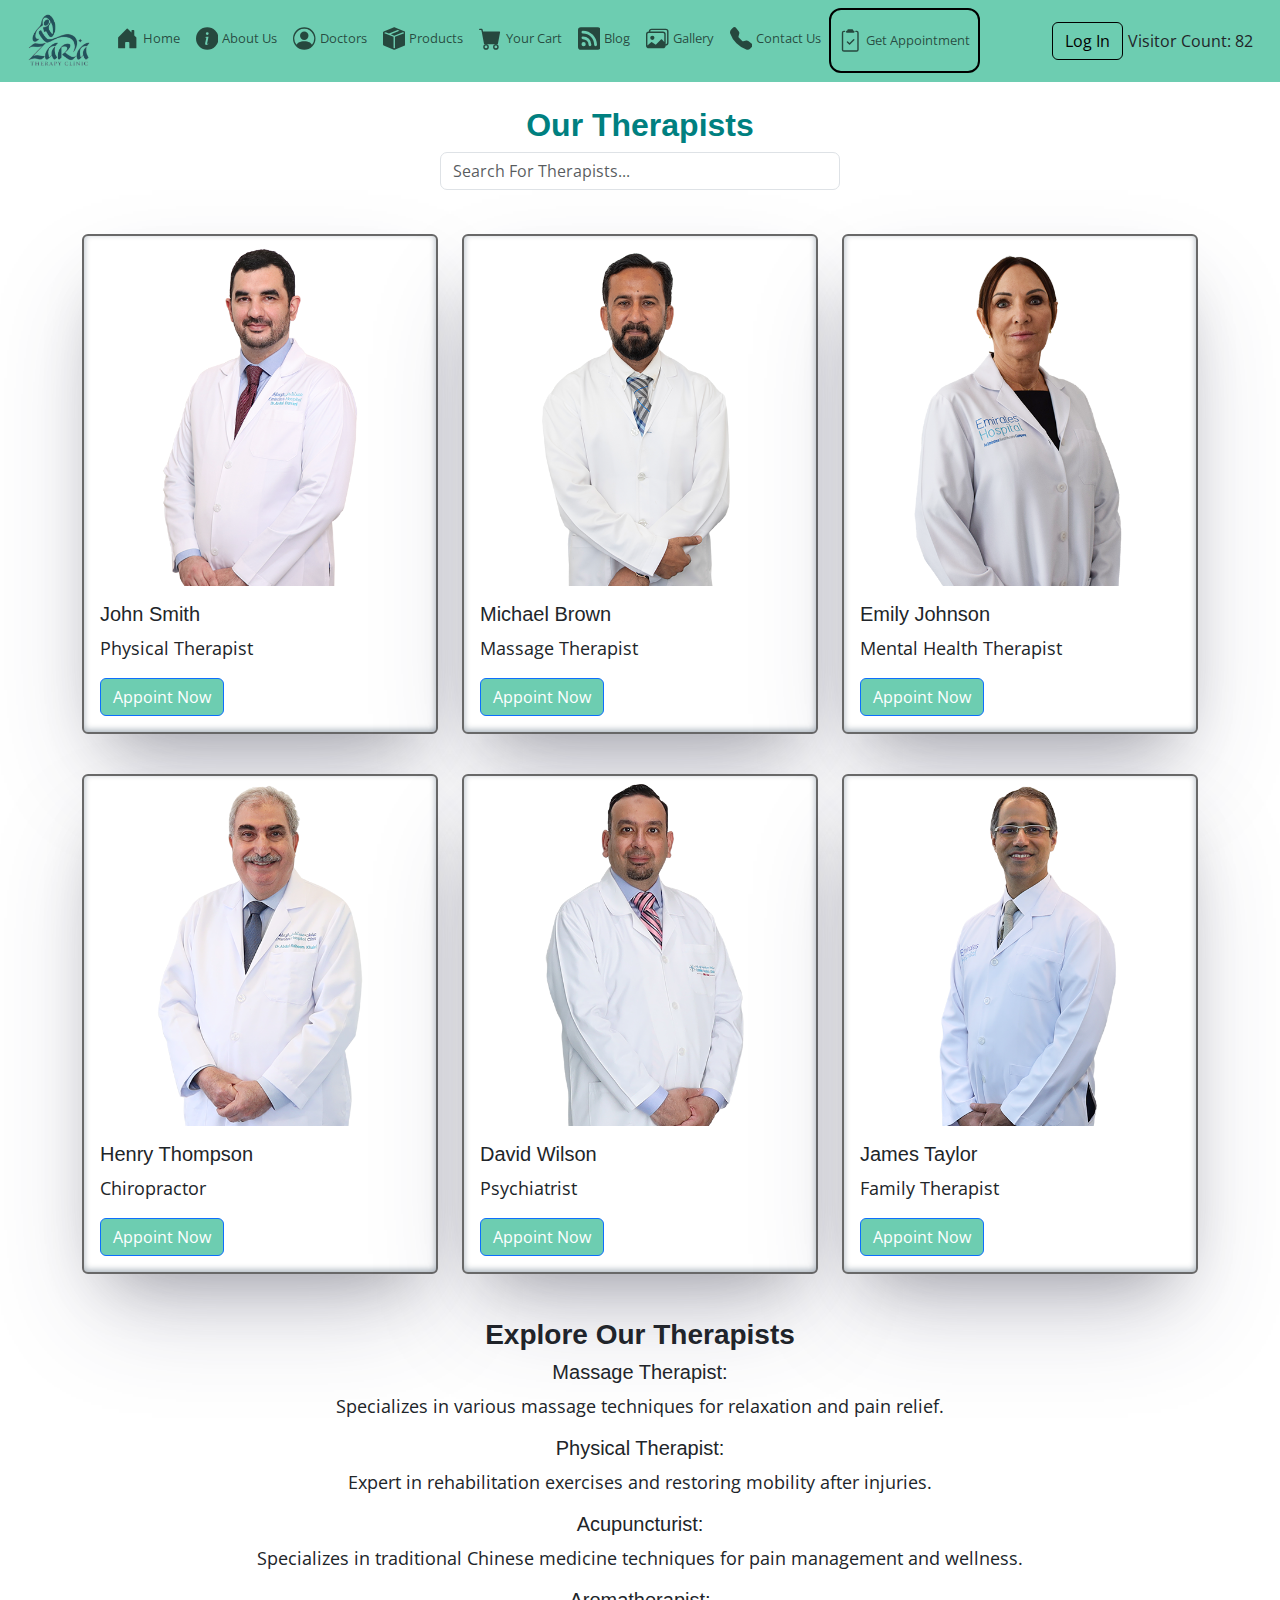
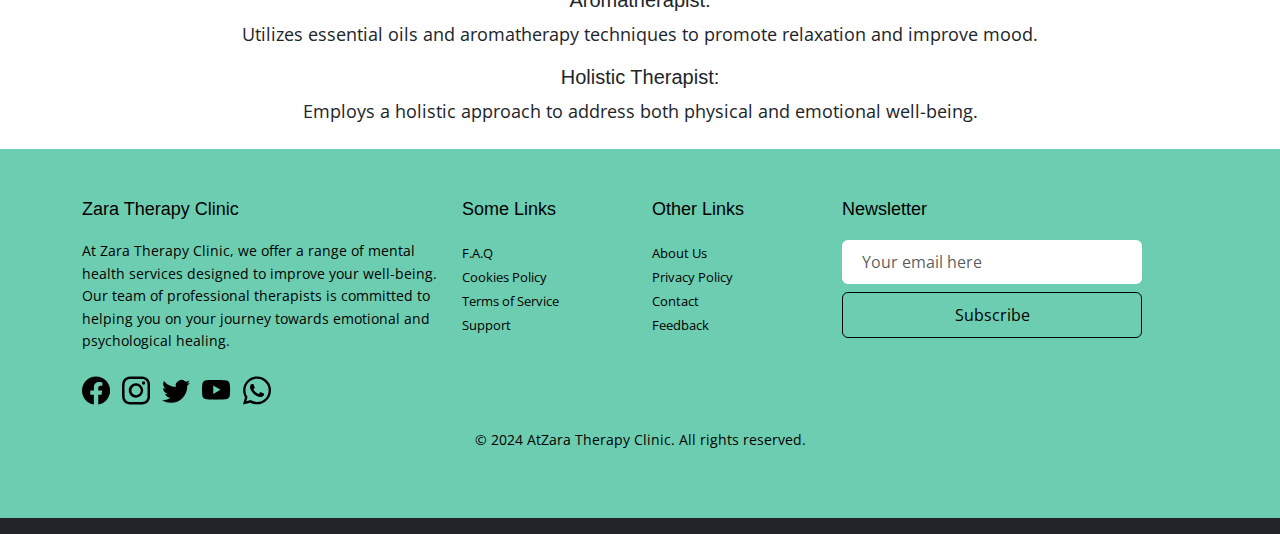
<file: pages/doctors.html>
<!DOCTYPE html>
<html lang="en">
<head>
    <meta charset="UTF-8">
    <meta name="viewport" content="width=device-width, initial-scale=1.0">
    <link href="https://cdn.jsdelivr.net/npm/bootstrap@5.3.3/dist/css/bootstrap.min.css" rel="stylesheet"
        integrity="sha384-QWTKZyjpPEjISv5WaRU9OFeRpok6YctnYmDr5pNlyT2bRjXh0JMhjY6hW+ALEwIH" crossorigin="anonymous">
    <script src="https://code.jquery.com/jquery-3.6.0.min.js"></script>
    <script src="https://cdn.jsdelivr.net/npm/bootstrap@5.3.3/dist/js/bootstrap.bundle.min.js"
        integrity="sha384-YvpcrYf0tY3lHB60NNkmXc5s9fDVZLESaAA55NDzOxhy9GkcIdslK1eN7N6jIeHz"
        crossorigin="anonymous"></script>
    <link rel="stylesheet" href="/assets/styles.css">
    <title>Doctors - Zara Therapy Clinic</title>
    <style>
        .card {
            box-shadow: rgba(50, 50, 93, 0.25) 0px 50px 100px -20px, rgba(0, 0, 0, 0.3) 0px 30px 60px -30px, rgba(10, 37, 64, 0.35) 0px -2px 6px 0px inset;
            margin: 20px 0;
            border: 2px solid rgb(104, 104, 104);
        }

        .img-fluid {
            height: 350px;
            object-fit: cover;
        }

        .container-fluids {
            background-color: cornflowerblue;
        }
    </style>
</head>

<body>
    <!-- Navbar -->
<nav class="navbar navbar-expand-lg">
    <div class="container-fluid">
        <a class="navbar-brand" href="/index.html">
            <img src="/images/logo final.png" alt="At Zara Therapy Clinic Logo" class="img-fluid"> <!-- Logo -->
        </a>
        <button class="navbar-toggler" type="button" data-bs-toggle="collapse" data-bs-target="#navbarNav" aria-controls="navbarNav" aria-expanded="false" aria-label="Toggle navigation">
            <span class="navbar-toggler-icon"></span>
        </button>
        <div class="collapse navbar-collapse" id="navbarNav">
            <ul class="navbar-nav me-auto">
                <li class="nav-item"><a class="nav-link" href="/index.html"><svg xmlns="http://www.w3.org/2000/svg" width="8" height="16" fill="currentColor" class="bi bi-house-door-fill" viewBox="0 0 16 16">
                    <path d="M6.5 14.5v-3.505c0-.245.25-.495.5-.495h2c.25 0 .5.25.5.5v3.5a.5.5 0 0 0 .5.5h4a.5.5 0 0 0 .5-.5v-7a.5.5 0 0 0-.146-.354L13 5.793V2.5a.5.5 0 0 0-.5-.5h-1a.5.5 0 0 0-.5.5v1.293L8.354 1.146a.5.5 0 0 0-.708 0l-6 6A.5.5 0 0 0 1.5 7.5v7a.5.5 0 0 0 .5.5h4a.5.5 0 0 0 .5-.5"/>
                  </svg>Home</a></li>
                <li class="nav-item"><a class="nav-link" href="/pages/about.html"><svg xmlns="http://www.w3.org/2000/svg" width="8" height="16" fill="currentColor" class="bi bi-info-circle-fill" viewBox="0 0 16 16">
                    <path d="M8 16A8 8 0 1 0 8 0a8 8 0 0 0 0 16m.93-9.412-1 4.705c-.07.34.029.533.304.533.194 0 .487-.07.686-.246l-.088.416c-.287.346-.92.598-1.465.598-.703 0-1.002-.422-.808-1.319l.738-3.468c.064-.293.006-.399-.287-.47l-.451-.081.082-.381 2.29-.287zM8 5.5a1 1 0 1 1 0-2 1 1 0 0 1 0 2"/>
                  </svg>About Us</a></li>
                <li class="nav-item"><a class="nav-link" href="/pages/doctors.html"><svg xmlns="http://www.w3.org/2000/svg" width="8" height="16" fill="currentColor" class="bi bi-person-circle" viewBox="0 0 16 16">
                    <path d="M11 6a3 3 0 1 1-6 0 3 3 0 0 1 6 0"/>
                    <path fill-rule="evenodd" d="M0 8a8 8 0 1 1 16 0A8 8 0 0 1 0 8m8-7a7 7 0 0 0-5.468 11.37C3.242 11.226 4.805 10 8 10s4.757 1.225 5.468 2.37A7 7 0 0 0 8 1"/>
                  </svg>Doctors</a></li>
                <li class="nav-item"><a class="nav-link" href="/pages/product.html"><svg xmlns="http://www.w3.org/2000/svg" width="8" height="16" fill="currentColor" class="bi bi-box-seam-fill" viewBox="0 0 16 16">
                    <path fill-rule="evenodd" d="M15.528 2.973a.75.75 0 0 1 .472.696v8.662a.75.75 0 0 1-.472.696l-7.25 2.9a.75.75 0 0 1-.557 0l-7.25-2.9A.75.75 0 0 1 0 12.331V3.669a.75.75 0 0 1 .471-.696L7.443.184l.01-.003.268-.108a.75.75 0 0 1 .558 0l.269.108.01.003zM10.404 2 4.25 4.461 1.846 3.5 1 3.839v.4l6.5 2.6v7.922l.5.2.5-.2V6.84l6.5-2.6v-.4l-.846-.339L8 5.961 5.596 5l6.154-2.461z"/>
                  </svg>Products</a></li>
                <li class="nav-item"><a class="nav-link" href="/pages/cart.html"><svg xmlns="http://www.w3.org/2000/svg" width="8" height="16" fill="currentColor" class="bi bi-cart-fill" viewBox="0 0 16 16">
                    <path d="M0 1.5A.5.5 0 0 1 .5 1H2a.5.5 0 0 1 .485.379L2.89 3H14.5a.5.5 0 0 1 .491.592l-1.5 8A.5.5 0 0 1 13 12H4a.5.5 0 0 1-.491-.408L2.01 3.607 1.61 2H.5a.5.5 0 0 1-.5-.5M5 12a2 2 0 1 0 0 4 2 2 0 0 0 0-4m7 0a2 2 0 1 0 0 4 2 2 0 0 0 0-4m-7 1a1 1 0 1 1 0 2 1 1 0 0 1 0-2m7 0a1 1 0 1 1 0 2 1 1 0 0 1 0-2"/>
                  </svg>Your Cart</a></li>
                <li class="nav-item"><a class="nav-link" href="/pages/blog.html"><svg xmlns="http://www.w3.org/2000/svg" width="8" height="16" fill="currentColor" class="bi bi-rss-fill" viewBox="0 0 16 16">
                    <path d="M2 0a2 2 0 0 0-2 2v12a2 2 0 0 0 2 2h12a2 2 0 0 0 2-2V2a2 2 0 0 0-2-2zm1.5 2.5c5.523 0 10 4.477 10 10a1 1 0 1 1-2 0 8 8 0 0 0-8-8 1 1 0 0 1 0-2m0 4a6 6 0 0 1 6 6 1 1 0 1 1-2 0 4 4 0 0 0-4-4 1 1 0 0 1 0-2m.5 7a1.5 1.5 0 1 1 0-3 1.5 1.5 0 0 1 0 3"/>
                  </svg>Blog</a></li>
                  <li class="nav-item"><a class="nav-link" href="/pages/gallery.html"><svg xmlns="http://www.w3.org/2000/svg" width="8" height="16" fill="currentColor" class="bi bi-images" viewBox="0 0 16 16">
                    <path d="M4.502 9a1.5 1.5 0 1 0 0-3 1.5 1.5 0 0 0 0 3"/>
                    <path d="M14.002 13a2 2 0 0 1-2 2h-10a2 2 0 0 1-2-2V5A2 2 0 0 1 2 3a2 2 0 0 1 2-2h10a2 2 0 0 1 2 2v8a2 2 0 0 1-1.998 2M14 2H4a1 1 0 0 0-1 1h9.002a2 2 0 0 1 2 2v7A1 1 0 0 0 15 11V3a1 1 0 0 0-1-1M2.002 4a1 1 0 0 0-1 1v8l2.646-2.354a.5.5 0 0 1 .63-.062l2.66 1.773 3.71-3.71a.5.5 0 0 1 .577-.094l1.777 1.947V5a1 1 0 0 0-1-1z"/>
                  </svg>Gallery</a></li>
                <li class="nav-item"><a class="nav-link" href="/pages/contact.html"><svg xmlns="http://www.w3.org/2000/svg" width="8" height="16" fill="currentColor" class="bi bi-telephone-fill" viewBox="0 0 16 16">
                    <path fill-rule="evenodd" d="M1.885.511a1.745 1.745 0 0 1 2.61.163L6.29 2.98c.329.423.445.974.315 1.494l-.547 2.19a.68.68 0 0 0 .178.643l2.457 2.457a.68.68 0 0 0 .644.178l2.189-.547a1.75 1.75 0 0 1 1.494.315l2.306 1.794c.829.645.905 1.87.163 2.611l-1.034 1.034c-.74.74-1.846 1.065-2.877.702a18.6 18.6 0 0 1-7.01-4.42 18.6 18.6 0 0 1-4.42-7.009c-.362-1.03-.037-2.137.703-2.877z"/>
                  </svg>Contact Us</a></li>
                <li class="nav-item" style="border: 2px solid black; border-radius: 12px; height: auto; width: fit-content; justify-content: center; align-items: center;"><a class="nav-link" href="/pages/appointment.html"><svg xmlns="http://www.w3.org/2000/svg" width="8" height="16" fill="currentColor" class="bi bi-clipboard2-check" viewBox="0 0 16 16">
                    <path d="M9.5 0a.5.5 0 0 1 .5.5.5.5 0 0 0 .5.5.5.5 0 0 1 .5.5V2a.5.5 0 0 1-.5.5h-5A.5.5 0 0 1 5 2v-.5a.5.5 0 0 1 .5-.5.5.5 0 0 0 .5-.5.5.5 0 0 1 .5-.5z"/>
                    <path d="M3 2.5a.5.5 0 0 1 .5-.5H4a.5.5 0 0 0 0-1h-.5A1.5 1.5 0 0 0 2 2.5v12A1.5 1.5 0 0 0 3.5 16h9a1.5 1.5 0 0 0 1.5-1.5v-12A1.5 1.5 0 0 0 12.5 1H12a.5.5 0 0 0 0 1h.5a.5.5 0 0 1 .5.5v12a.5.5 0 0 1-.5.5h-9a.5.5 0 0 1-.5-.5z"/>
                    <path d="M10.854 7.854a.5.5 0 0 0-.708-.708L7.5 9.793 6.354 8.646a.5.5 0 1 0-.708.708l1.5 1.5a.5.5 0 0 0 .708 0z"/>
                  </svg>Get Appointment</a></li>
            </ul>
            <div class="typ">
            <div id="authButtons" class="d-flex align-items-center">
                <a href="/pages/login.html"><button type="button" class="btn byu btn-secondary">Log In</button></a>
            </div>
    
            <div class="visitor-count">
                Visitor Count: <span id="visitorCount"></span>
            </div>
            <p id="wel"></p>
        </div>
    </div>
</nav>
 <!-- navbar work end -->
    
    <div class="container text-center my-4">
        <h2 style="color: teal;"><b>Our Therapists</b></h2>
        <input class="form-control" id="searchBar" style="border-radius: 7px; width: 400px; margin: 0 auto;" placeholder="Search For Therapists..." type="text">
    </div>

    <div class="container">
        <div class="row">
            <div class="col-md-4">
                <div class="card">
                    <img class="img-fluid" src="/images/team-4.png" alt="John Smith">
                    <div class="card-body">
                        <h5 class="card-title">John Smith</h5>
                        <p class="card-text">Physical Therapist</p>
                        <a href="/pages/appointment.html" class="btn btn-primary">Appoint Now</a>
                    </div>
                </div>
            </div>
            <div class="col-md-4">
                <div class="card">
                    <img class="img-fluid" src="/images/team-3.png" alt="Michael Brown">
                    <div class="card-body">
                        <h5 class="card-title">Michael Brown</h5>
                        <p class="card-text">Massage Therapist</p>
                        <a href="/pages/appointment.html" class="btn btn-primary">Appoint Now</a>
                    </div>
                </div>
            </div>
            <div class="col-md-4">
                <div class="card">
                    <img class="img-fluid" src="/images/t 2.png" alt="Emily Johnson">
                    <div class="card-body">
                        <h5 class="card-title">Emily Johnson</h5>
                        <p class="card-text">Mental Health Therapist</p>
                        <a href="/pages/appointment.html" class="btn btn-primary">Appoint Now</a>
                    </div>
                </div>
            </div>
        </div>

        <div class="row">
            <div class="col-md-4">
                <div class="card">
                    <img class="img-fluid" src="/images/t 1.png" alt="Sarah Miller">
                    <div class="card-body">
                        <h5 class="card-title">Henry Thompson</h5>
                        <p class="card-text">Chiropractor</p>
                        <a href="/pages/appointment.html" class="btn btn-primary">Appoint Now</a>
                    </div>
                </div>
            </div>
            <div class="col-md-4">
                <div class="card">
                    <img class="img-fluid" src="/images/team-5.png" alt="David Wilson">
                    <div class="card-body">
                        <h5 class="card-title">David Wilson</h5>
                        <p class="card-text">Psychiatrist</p>
                        <a href="/pages/appointment.html" class="btn btn-primary">Appoint Now</a>
                    </div>
                </div>
            </div>
            <div class="col-md-4">
                <div class="card">
                    <img class="img-fluid" src="/images/team-6.png" alt="James Taylor">
                    <div class="card-body">
                        <h5 class="card-title">James Taylor</h5>
                        <p class="card-text">Family Therapist</p>
                        <a href="/pages/appointment.html" class="btn btn-primary">Appoint Now</a>
                    </div>
                </div>
            </div>
        </div>
    </div>

    <div class="container text-center my-4">
        <h3><b>Explore Our Therapists</b></h3>
        <h5>Massage Therapist:</h5>
        <p>Specializes in various massage techniques for relaxation and pain relief.</p>

        <h5>Physical Therapist:</h5>
        <p>Expert in rehabilitation exercises and restoring mobility after injuries.</p>

        <h5>Acupuncturist:</h5>
        <p>Specializes in traditional Chinese medicine techniques for pain management and wellness.</p>

        <h5>Aromatherapist:</h5>
        <p>Utilizes essential oils and aromatherapy techniques to promote relaxation and improve mood.</p>

        <h5>Holistic Therapist:</h5>
        <p>Employs a holistic approach to address both physical and emotional well-being.</p>
    </div>

   <!-- Footer -->
<footer class="footer1">
    <div class="container">
        <div class="row">
            <div class="col-md-4 col-sm-12">
                <h5>Zara Therapy Clinic</h5>
                <p>At Zara Therapy Clinic, we offer a range of mental health services designed to improve
                     your well-being. Our team of professional therapists is committed to helping you on your journey towards
                     emotional and psychological healing.</p>
                <div class="social-iconsz">
                    <a href="#" class="me-2"><i class="bi bi-facebook"><svg xmlns="http://www.w3.org/2000/svg" width="10" height="16" fill="currentColor" class="bi bi-facebook" viewBox="0 0 16 16">
                        <path d="M16 8.049c0-4.446-3.582-8.05-8-8.05C3.58 0-.002 3.603-.002 8.05c0 4.017 2.926 7.347 6.75 7.951v-5.625h-2.03V8.05H6.75V6.275c0-2.017 1.195-3.131 3.022-3.131.876 0 1.791.157 1.791.157v1.98h-1.009c-.993 0-1.303.621-1.303 1.258v1.51h2.218l-.354 2.326H9.25V16c3.824-.604 6.75-3.934 6.75-7.951"/>
                      </svg></i></a>
                    <a href="#" class="me-2"><i class="bi bi-instagram"><svg xmlns="http://www.w3.org/2000/svg" width="10" height="16" fill="currentColor" class="bi bi-instagram" viewBox="0 0 16 16">
                        <path d="M8 0C5.829 0 5.556.01 4.703.048 3.85.088 3.269.222 2.76.42a3.9 3.9 0 0 0-1.417.923A3.9 3.9 0 0 0 .42 2.76C.222 3.268.087 3.85.048 4.7.01 5.555 0 5.827 0 8.001c0 2.172.01 2.444.048 3.297.04.852.174 1.433.372 1.942.205.526.478.972.923 1.417.444.445.89.719 1.416.923.51.198 1.09.333 1.942.372C5.555 15.99 5.827 16 8 16s2.444-.01 3.298-.048c.851-.04 1.434-.174 1.943-.372a3.9 3.9 0 0 0 1.416-.923c.445-.445.718-.891.923-1.417.197-.509.332-1.09.372-1.942C15.99 10.445 16 10.173 16 8s-.01-2.445-.048-3.299c-.04-.851-.175-1.433-.372-1.941a3.9 3.9 0 0 0-.923-1.417A3.9 3.9 0 0 0 13.24.42c-.51-.198-1.092-.333-1.943-.372C10.443.01 10.172 0 7.998 0zm-.717 1.442h.718c2.136 0 2.389.007 3.232.046.78.035 1.204.166 1.486.275.373.145.64.319.92.599s.453.546.598.92c.11.281.24.705.275 1.485.039.843.047 1.096.047 3.231s-.008 2.389-.047 3.232c-.035.78-.166 1.203-.275 1.485a2.5 2.5 0 0 1-.599.919c-.28.28-.546.453-.92.598-.28.11-.704.24-1.485.276-.843.038-1.096.047-3.232.047s-2.39-.009-3.233-.047c-.78-.036-1.203-.166-1.485-.276a2.5 2.5 0 0 1-.92-.598 2.5 2.5 0 0 1-.6-.92c-.109-.281-.24-.705-.275-1.485-.038-.843-.046-1.096-.046-3.233s.008-2.388.046-3.231c.036-.78.166-1.204.276-1.486.145-.373.319-.64.599-.92s.546-.453.92-.598c.282-.11.705-.24 1.485-.276.738-.034 1.024-.044 2.515-.045zm4.988 1.328a.96.96 0 1 0 0 1.92.96.96 0 0 0 0-1.92m-4.27 1.122a4.109 4.109 0 1 0 0 8.217 4.109 4.109 0 0 0 0-8.217m0 1.441a2.667 2.667 0 1 1 0 5.334 2.667 2.667 0 0 1 0-5.334"/>
                      </svg></i></a>
                    <a href="#" class="me-2"><i class="bi bi-twitter"><svg xmlns="http://www.w3.org/2000/svg" width="10" height="16" fill="currentColor" class="bi bi-twitter" viewBox="0 0 16 16">
                        <path d="M5.026 15c6.038 0 9.341-5.003 9.341-9.334q.002-.211-.006-.422A6.7 6.7 0 0 0 16 3.542a6.7 6.7 0 0 1-1.889.518 3.3 3.3 0 0 0 1.447-1.817 6.5 6.5 0 0 1-2.087.793A3.286 3.286 0 0 0 7.875 6.03a9.32 9.32 0 0 1-6.767-3.429 3.29 3.29 0 0 0 1.018 4.382A3.3 3.3 0 0 1 .64 6.575v.045a3.29 3.29 0 0 0 2.632 3.218 3.2 3.2 0 0 1-.865.115 3 3 0 0 1-.614-.057 3.28 3.28 0 0 0 3.067 2.277A6.6 6.6 0 0 1 .78 13.58a6 6 0 0 1-.78-.045A9.34 9.34 0 0 0 5.026 15"/>
                      </svg></i></a>
                    <a href="#" class="me-2"><i class="bi bi-youtube"><svg xmlns="http://www.w3.org/2000/svg" width="10" height="16" fill="currentColor" class="bi bi-youtube" viewBox="0 0 16 16">
                        <path d="M8.051 1.999h.089c.822.003 4.987.033 6.11.335a2.01 2.01 0 0 1 1.415 1.42c.101.38.172.883.22 1.402l.01.104.022.26.008.104c.065.914.073 1.77.074 1.957v.075c-.001.194-.01 1.108-.082 2.06l-.008.105-.009.104c-.05.572-.124 1.14-.235 1.558a2.01 2.01 0 0 1-1.415 1.42c-1.16.312-5.569.334-6.18.335h-.142c-.309 0-1.587-.006-2.927-.052l-.17-.006-.087-.004-.171-.007-.171-.007c-1.11-.049-2.167-.128-2.654-.26a2.01 2.01 0 0 1-1.415-1.419c-.111-.417-.185-.986-.235-1.558L.09 9.82l-.008-.104A31 31 0 0 1 0 7.68v-.123c.002-.215.01-.958.064-1.778l.007-.103.003-.052.008-.104.022-.26.01-.104c.048-.519.119-1.023.22-1.402a2.01 2.01 0 0 1 1.415-1.42c.487-.13 1.544-.21 2.654-.26l.17-.007.172-.006.086-.003.171-.007A100 100 0 0 1 7.858 2zM6.4 5.209v4.818l4.157-2.408z"/>
                      </svg></i></a>
                    <a href="#"><i class="bi bi-whatsapp"><svg xmlns="http://www.w3.org/2000/svg" width="10" height="16" fill="currentColor" class="bi bi-whatsapp" viewBox="0 0 16 16">
                        <path d="M13.601 2.326A7.85 7.85 0 0 0 7.994 0C3.627 0 .068 3.558.064 7.926c0 1.399.366 2.76 1.057 3.965L0 16l4.204-1.102a7.9 7.9 0 0 0 3.79.965h.004c4.368 0 7.926-3.558 7.93-7.93A7.9 7.9 0 0 0 13.6 2.326zM7.994 14.521a6.6 6.6 0 0 1-3.356-.92l-.24-.144-2.494.654.666-2.433-.156-.251a6.56 6.56 0 0 1-1.007-3.505c0-3.626 2.957-6.584 6.591-6.584a6.56 6.56 0 0 1 4.66 1.931 6.56 6.56 0 0 1 1.928 4.66c-.004 3.639-2.961 6.592-6.592 6.592m3.615-4.934c-.197-.099-1.17-.578-1.353-.646-.182-.065-.315-.099-.445.099-.133.197-.513.646-.627.775-.114.133-.232.148-.43.05-.197-.1-.836-.308-1.592-.985-.59-.525-.985-1.175-1.103-1.372-.114-.198-.011-.304.088-.403.087-.088.197-.232.296-.346.1-.114.133-.198.198-.33.065-.134.034-.248-.015-.347-.05-.099-.445-1.076-.612-1.47-.16-.389-.323-.335-.445-.34-.114-.007-.247-.007-.38-.007a.73.73 0 0 0-.529.247c-.182.198-.691.677-.691 1.654s.71 1.916.81 2.049c.098.133 1.394 2.132 3.383 2.992.47.205.84.326 1.129.418.475.152.904.129 1.246.08.38-.058 1.171-.48 1.338-.943.164-.464.164-.86.114-.943-.049-.084-.182-.133-.38-.232"/>
                      </svg></i></a>
                </div>
            </div>

            <div class="col-md-2 col-sm-6">
                <h5>Some Links</h5>
                <ul class="list-unstyled">
                    <li><a href="#">F.A.Q</a></li>
                    <li><a href="#">Cookies Policy</a></li>
                    <li><a href="#">Terms of Service</a></li>
                    <li><a href="#">Support</a></li>
                </ul>
            </div>

            <div class="col-md-2 col-sm-6">
                <h5>Other Links</h5>
                <ul class="list-unstyled">
                    <li><a href="#">About Us</a></li>
                    <li><a href="#">Privacy Policy</a></li>
                    <li><a href="#">Contact</a></li>
                    <li><a href="#">Feedback</a></li>
                </ul>
            </div>

            <div class="col-md-4 col-sm-12">
                <h5>Newsletter</h5>
                <div class="newsletter">
                    <input type="email" class="form-control" placeholder="Your email here">
                    <button type="submit" class="btn byu mt-2">Subscribe</button>
                </div>
            </div>
        </div>
        <p class="text-center mt-3">&copy; 2024 AtZara Therapy Clinic. All rights reserved.</p>
    </div>
</footer>

<footer class="container-fluid bg-dark text-light py-2">
    <div id="ticker" class="text-center"></div>
</footer>
<!-- footer work end -->
    <script>
    $(document).ready(function() {
        $('#searchBar').on('keyup', function() {
            var value = $(this).val().toLowerCase();
            $('.card').filter(function() {
                $(this).toggle($(this).find('.card-title').text().toLowerCase().indexOf(value) > -1);
            });
        });
    });
    </script>
    <script src="/assets/scripts.js"></script>
</body>
</html>
</file>
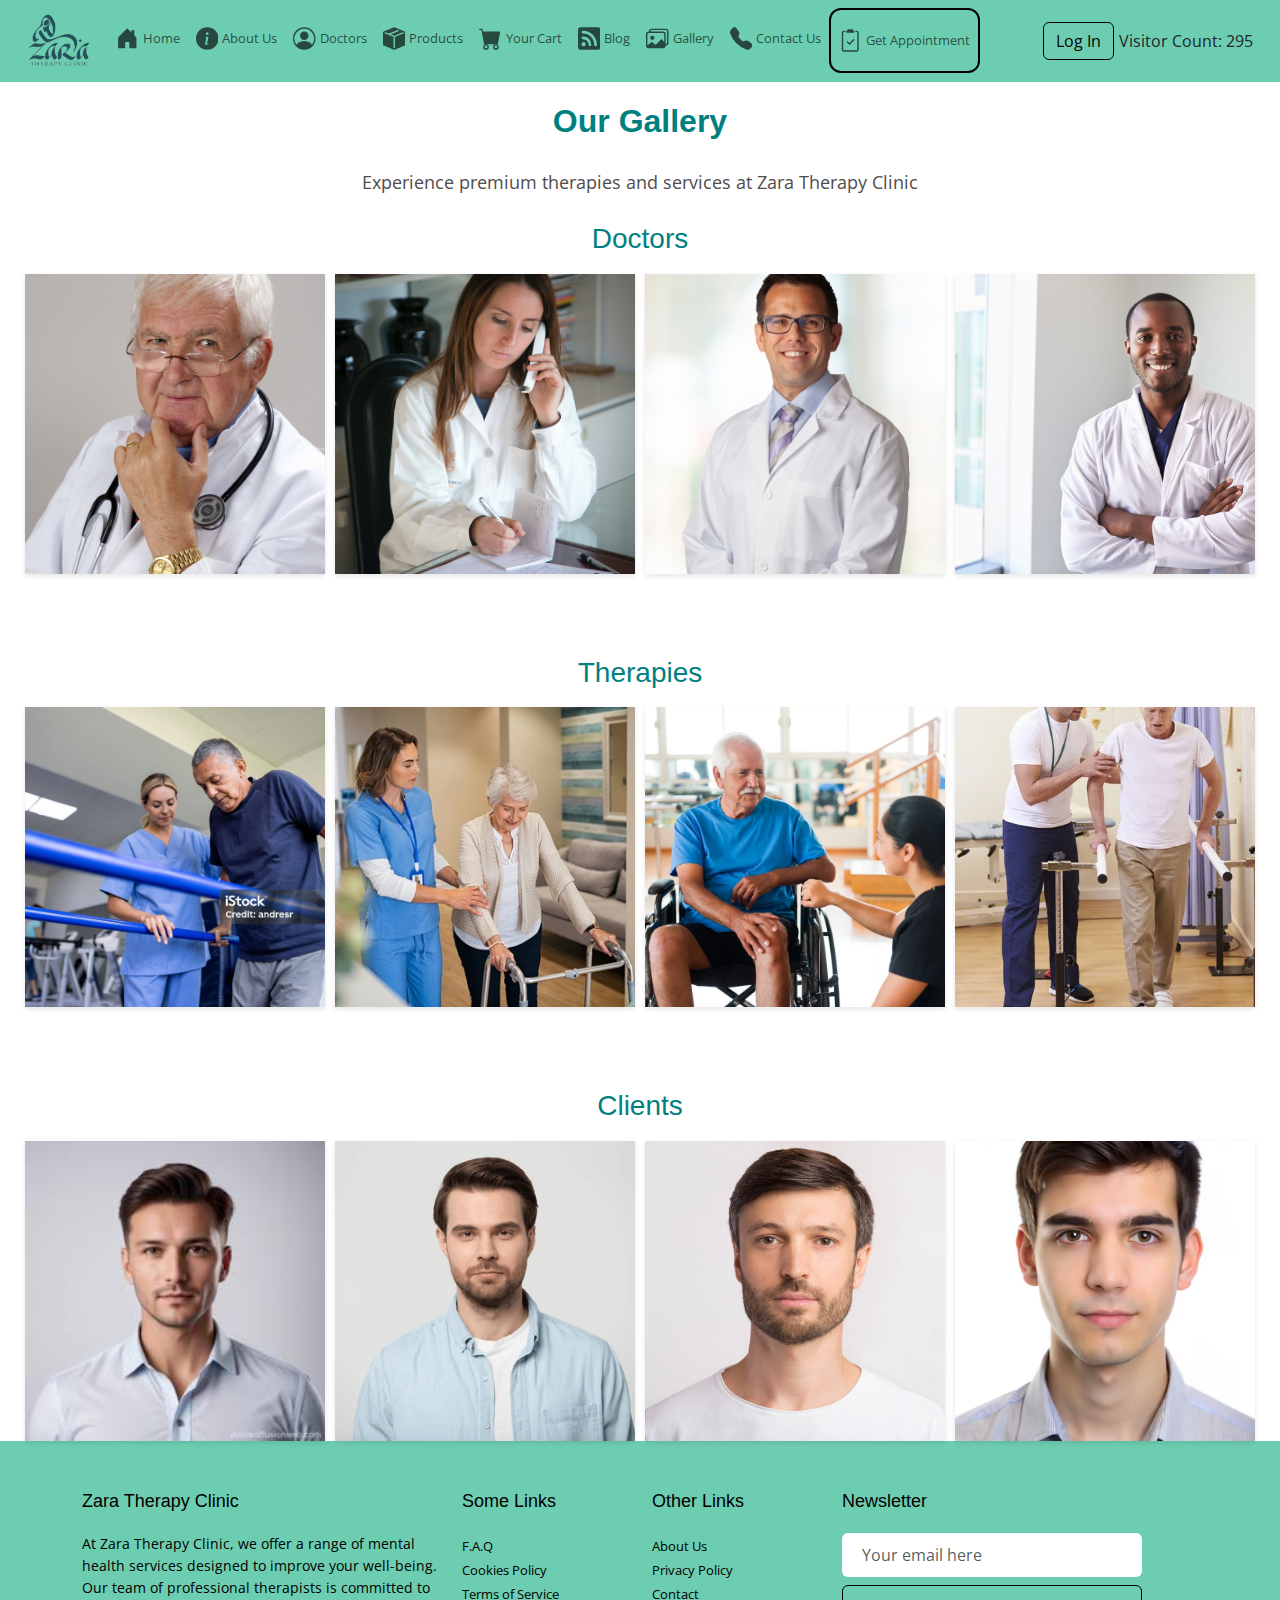
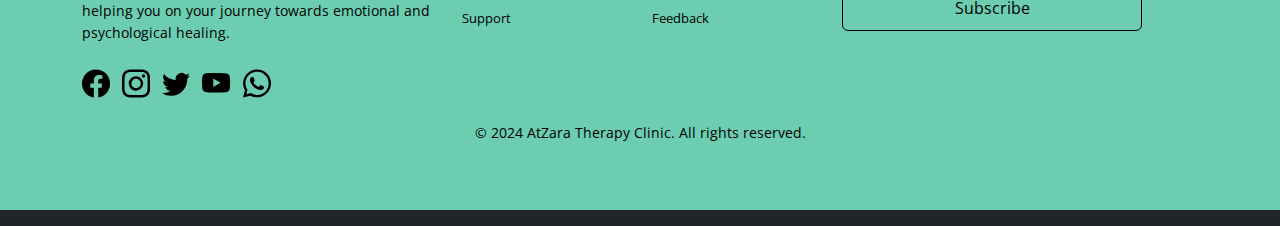
<file: pages/gallery.html>
<!DOCTYPE html>
<html lang="en">
<head>
    <meta charset="UTF-8">
    <meta name="viewport" content="width=device-width, initial-scale=1.0">
    <link href="https://cdn.jsdelivr.net/npm/bootstrap@5.3.3/dist/css/bootstrap.min.css" rel="stylesheet"
        integrity="sha384-QWTKZyjpPEjISv5WaRU9OFeRpok6YctnYmDr5pNlyT2bRjXh0JMhjY6hW+ALEwIH" crossorigin="anonymous">
    <script src="https://cdn.jsdelivr.net/npm/bootstrap@5.3.3/dist/js/bootstrap.bundle.min.js"
        integrity="sha384-YvpcrYf0tY3lHB60NNkmXc5s9fDVZLESaAA55NDzOxhy9GkcIdslK1eN7N6jIeHz"
        crossorigin="anonymous"></script>
        <link rel="stylesheet" href="/assets/styles.css">
    <title>Gallery - Zara Therapy Clinic</title>
<style>
    h1 {
        text-align: center;
    }
.p{
    text-align: center;
    color: rgb(80, 77, 77);
}
    h2 {
        text-align: center;
    }

    h3 {
        text-align: center;
        color: teal;
        padding: 10px;
    }

    h1 {
        text-align: center;
    }

    .gallery {
        display: flex;
        flex-wrap: wrap;
        justify-content: center;
        gap: 10px;
    }

    .gallery-item {
        width: 300px;
        height: 300px;
        overflow: hidden;
        box-shadow: 0 2px 5px rgba(0, 0, 0, 0.1);
    }

    .gallery-item img {
        width: 100%;
        height: 100%;
        object-fit: cover;
        /* Ensures the image covers the box without distortion */
        display: block;
        transition: transform 0.3s;
    }

    .gallery-item img:hover {
        transform: scale(1.05);
    }
</style>
</head>
    <body>

 <!-- Navbar -->
 <nav class="navbar navbar-expand-lg">
    <div class="container-fluid">
        <a class="navbar-brand" href="/index.html">
            <img src="/images/logo final.png" alt="At Zara Therapy Clinic Logo" class="img-fluid"> <!-- Logo -->
        </a>
        <button class="navbar-toggler" type="button" data-bs-toggle="collapse" data-bs-target="#navbarNav" aria-controls="navbarNav" aria-expanded="false" aria-label="Toggle navigation">
            <span class="navbar-toggler-icon"></span>
        </button>
        <div class="collapse navbar-collapse" id="navbarNav">
            <ul class="navbar-nav me-auto">
                <li class="nav-item"><a class="nav-link" href="/index.html"><svg xmlns="http://www.w3.org/2000/svg" width="8" height="16" fill="currentColor" class="bi bi-house-door-fill" viewBox="0 0 16 16">
                    <path d="M6.5 14.5v-3.505c0-.245.25-.495.5-.495h2c.25 0 .5.25.5.5v3.5a.5.5 0 0 0 .5.5h4a.5.5 0 0 0 .5-.5v-7a.5.5 0 0 0-.146-.354L13 5.793V2.5a.5.5 0 0 0-.5-.5h-1a.5.5 0 0 0-.5.5v1.293L8.354 1.146a.5.5 0 0 0-.708 0l-6 6A.5.5 0 0 0 1.5 7.5v7a.5.5 0 0 0 .5.5h4a.5.5 0 0 0 .5-.5"/>
                  </svg>Home</a></li>
                <li class="nav-item"><a class="nav-link" href="/pages/about.html"><svg xmlns="http://www.w3.org/2000/svg" width="8" height="16" fill="currentColor" class="bi bi-info-circle-fill" viewBox="0 0 16 16">
                    <path d="M8 16A8 8 0 1 0 8 0a8 8 0 0 0 0 16m.93-9.412-1 4.705c-.07.34.029.533.304.533.194 0 .487-.07.686-.246l-.088.416c-.287.346-.92.598-1.465.598-.703 0-1.002-.422-.808-1.319l.738-3.468c.064-.293.006-.399-.287-.47l-.451-.081.082-.381 2.29-.287zM8 5.5a1 1 0 1 1 0-2 1 1 0 0 1 0 2"/>
                  </svg>About Us</a></li>
                <li class="nav-item"><a class="nav-link" href="/pages/doctors.html"><svg xmlns="http://www.w3.org/2000/svg" width="8" height="16" fill="currentColor" class="bi bi-person-circle" viewBox="0 0 16 16">
                    <path d="M11 6a3 3 0 1 1-6 0 3 3 0 0 1 6 0"/>
                    <path fill-rule="evenodd" d="M0 8a8 8 0 1 1 16 0A8 8 0 0 1 0 8m8-7a7 7 0 0 0-5.468 11.37C3.242 11.226 4.805 10 8 10s4.757 1.225 5.468 2.37A7 7 0 0 0 8 1"/>
                  </svg>Doctors</a></li>
                <li class="nav-item"><a class="nav-link" href="/pages/product.html"><svg xmlns="http://www.w3.org/2000/svg" width="8" height="16" fill="currentColor" class="bi bi-box-seam-fill" viewBox="0 0 16 16">
                    <path fill-rule="evenodd" d="M15.528 2.973a.75.75 0 0 1 .472.696v8.662a.75.75 0 0 1-.472.696l-7.25 2.9a.75.75 0 0 1-.557 0l-7.25-2.9A.75.75 0 0 1 0 12.331V3.669a.75.75 0 0 1 .471-.696L7.443.184l.01-.003.268-.108a.75.75 0 0 1 .558 0l.269.108.01.003zM10.404 2 4.25 4.461 1.846 3.5 1 3.839v.4l6.5 2.6v7.922l.5.2.5-.2V6.84l6.5-2.6v-.4l-.846-.339L8 5.961 5.596 5l6.154-2.461z"/>
                  </svg>Products</a></li>
                <li class="nav-item"><a class="nav-link" href="/pages/cart.html"><svg xmlns="http://www.w3.org/2000/svg" width="8" height="16" fill="currentColor" class="bi bi-cart-fill" viewBox="0 0 16 16">
                    <path d="M0 1.5A.5.5 0 0 1 .5 1H2a.5.5 0 0 1 .485.379L2.89 3H14.5a.5.5 0 0 1 .491.592l-1.5 8A.5.5 0 0 1 13 12H4a.5.5 0 0 1-.491-.408L2.01 3.607 1.61 2H.5a.5.5 0 0 1-.5-.5M5 12a2 2 0 1 0 0 4 2 2 0 0 0 0-4m7 0a2 2 0 1 0 0 4 2 2 0 0 0 0-4m-7 1a1 1 0 1 1 0 2 1 1 0 0 1 0-2m7 0a1 1 0 1 1 0 2 1 1 0 0 1 0-2"/>
                  </svg>Your Cart</a></li>
                <li class="nav-item"><a class="nav-link" href="/pages/blog.html"><svg xmlns="http://www.w3.org/2000/svg" width="8" height="16" fill="currentColor" class="bi bi-rss-fill" viewBox="0 0 16 16">
                    <path d="M2 0a2 2 0 0 0-2 2v12a2 2 0 0 0 2 2h12a2 2 0 0 0 2-2V2a2 2 0 0 0-2-2zm1.5 2.5c5.523 0 10 4.477 10 10a1 1 0 1 1-2 0 8 8 0 0 0-8-8 1 1 0 0 1 0-2m0 4a6 6 0 0 1 6 6 1 1 0 1 1-2 0 4 4 0 0 0-4-4 1 1 0 0 1 0-2m.5 7a1.5 1.5 0 1 1 0-3 1.5 1.5 0 0 1 0 3"/>
                  </svg>Blog</a></li>
                  <li class="nav-item"><a class="nav-link" href="/pages/gallery.html"><svg xmlns="http://www.w3.org/2000/svg" width="8" height="16" fill="currentColor" class="bi bi-images" viewBox="0 0 16 16">
                    <path d="M4.502 9a1.5 1.5 0 1 0 0-3 1.5 1.5 0 0 0 0 3"/>
                    <path d="M14.002 13a2 2 0 0 1-2 2h-10a2 2 0 0 1-2-2V5A2 2 0 0 1 2 3a2 2 0 0 1 2-2h10a2 2 0 0 1 2 2v8a2 2 0 0 1-1.998 2M14 2H4a1 1 0 0 0-1 1h9.002a2 2 0 0 1 2 2v7A1 1 0 0 0 15 11V3a1 1 0 0 0-1-1M2.002 4a1 1 0 0 0-1 1v8l2.646-2.354a.5.5 0 0 1 .63-.062l2.66 1.773 3.71-3.71a.5.5 0 0 1 .577-.094l1.777 1.947V5a1 1 0 0 0-1-1z"/>
                  </svg>Gallery</a></li>
                <li class="nav-item"><a class="nav-link" href="/pages/contact.html"><svg xmlns="http://www.w3.org/2000/svg" width="8" height="16" fill="currentColor" class="bi bi-telephone-fill" viewBox="0 0 16 16">
                    <path fill-rule="evenodd" d="M1.885.511a1.745 1.745 0 0 1 2.61.163L6.29 2.98c.329.423.445.974.315 1.494l-.547 2.19a.68.68 0 0 0 .178.643l2.457 2.457a.68.68 0 0 0 .644.178l2.189-.547a1.75 1.75 0 0 1 1.494.315l2.306 1.794c.829.645.905 1.87.163 2.611l-1.034 1.034c-.74.74-1.846 1.065-2.877.702a18.6 18.6 0 0 1-7.01-4.42 18.6 18.6 0 0 1-4.42-7.009c-.362-1.03-.037-2.137.703-2.877z"/>
                  </svg>Contact Us</a></li>
                <li class="nav-item" style="border: 2px solid black; border-radius: 12px; height: auto; width: fit-content; justify-content: center; align-items: center;"><a class="nav-link" href="/pages/appointment.html"><svg xmlns="http://www.w3.org/2000/svg" width="8" height="16" fill="currentColor" class="bi bi-clipboard2-check" viewBox="0 0 16 16">
                    <path d="M9.5 0a.5.5 0 0 1 .5.5.5.5 0 0 0 .5.5.5.5 0 0 1 .5.5V2a.5.5 0 0 1-.5.5h-5A.5.5 0 0 1 5 2v-.5a.5.5 0 0 1 .5-.5.5.5 0 0 0 .5-.5.5.5 0 0 1 .5-.5z"/>
                    <path d="M3 2.5a.5.5 0 0 1 .5-.5H4a.5.5 0 0 0 0-1h-.5A1.5 1.5 0 0 0 2 2.5v12A1.5 1.5 0 0 0 3.5 16h9a1.5 1.5 0 0 0 1.5-1.5v-12A1.5 1.5 0 0 0 12.5 1H12a.5.5 0 0 0 0 1h.5a.5.5 0 0 1 .5.5v12a.5.5 0 0 1-.5.5h-9a.5.5 0 0 1-.5-.5z"/>
                    <path d="M10.854 7.854a.5.5 0 0 0-.708-.708L7.5 9.793 6.354 8.646a.5.5 0 1 0-.708.708l1.5 1.5a.5.5 0 0 0 .708 0z"/>
                  </svg>Get Appointment</a></li>
            </ul>
            <div class="typ">
            <div id="authButtons" class="d-flex align-items-center">
                <a href="/pages/login.html"><button type="button" class="btn byu btn-secondary">Log In</button></a>
            </div>
    
            <div class="visitor-count">
                Visitor Count: <span id="visitorCount"></span>
            </div>
            <p id="wel"></p>
        </div>
    </div>
</nav>
 <!-- navbar work end -->
<h2 style="color: teal; padding: 20px;"><b>Our Gallery</b></h2>

<p class="p">Experience premium therapies and services at Zara Therapy Clinic</p>
        <h3> Doctors</h3>
        <div class="gallery">
            <div class="gallery-item">
                <img height="150" class="img " src="/images/doctor-2337835_1920.jpg" alt="Image 1">
            </div>
            <div class="gallery-item">
                <img width="150" class="img" class="img " src="/images/doctor-6989582_1920.jpg" alt="Image 2">
            </div>
            <div class="gallery-item">
                <img class="img " src="/images/ScottShie-headshot2021.jpg" alt="Image 3">
            </div>
            <div class="gallery-item">
                <img class="img " src="/images/2.1.19-Solo-Practice-scaled.jpg" alt="Image 4">
            </div>

        </div><br><br><br>
        <h3> Therapies</h3>
        <div class="gallery">
            <div class="gallery-item">
                <img class="img " src="/images/istockphoto-1501185765-1024x1024.jpg" alt="Image 1">
            </div>
            <div class="gallery-item">
                <img class="img " src="/images/Client-Centred-Care.jpg" alt="Image 2">
            </div>
            <div class="gallery-item">
                <img src="/images/iStock-1132546477-1024x768.webp" alt="Image 3">
            </div>
            <div class="gallery-item">
                <img src="/images/depositphotos_102792338-stock-photo-senior-patient-having-physiotherapy-in.jpg" alt="Image 4">
            </div>

        </div><br><br><br>

        <h3> Clients</h3>
        <div class="gallery">
            <div class="gallery-item">
                <img src="/images/images.jfif" alt="Image 1">
            </div>
            <div class="gallery-item">
                <img src="/images/close-head-shot-confident-serious-600nw-1481322794.webp" alt="Image 2">
            </div>
            <div class="gallery-item">
                <img src="/images/istockphoto-1176772006-612x612.jpg" alt="Image 3">
            </div>
            <div class="gallery-item">
                <img src="/images/passport-photo-portrait-young-man-white-background_1028938-330516.avif" alt="Image 4">
            </div>
        </div>
         <!-- Footer -->
<footer class="footer1">
    <div class="container">
        <div class="row">
            <div class="col-md-4 col-sm-12">
                <h5>Zara Therapy Clinic</h5>
                <p>At Zara Therapy Clinic, we offer a range of mental health services designed to improve
                     your well-being. Our team of professional therapists is committed to helping you on your journey towards
                     emotional and psychological healing.</p>
                <div class="social-iconsz">
                    <a href="#" class="me-2"><i class="bi bi-facebook"><svg xmlns="http://www.w3.org/2000/svg" width="10" height="16" fill="currentColor" class="bi bi-facebook" viewBox="0 0 16 16">
                        <path d="M16 8.049c0-4.446-3.582-8.05-8-8.05C3.58 0-.002 3.603-.002 8.05c0 4.017 2.926 7.347 6.75 7.951v-5.625h-2.03V8.05H6.75V6.275c0-2.017 1.195-3.131 3.022-3.131.876 0 1.791.157 1.791.157v1.98h-1.009c-.993 0-1.303.621-1.303 1.258v1.51h2.218l-.354 2.326H9.25V16c3.824-.604 6.75-3.934 6.75-7.951"/>
                      </svg></i></a>
                    <a href="#" class="me-2"><i class="bi bi-instagram"><svg xmlns="http://www.w3.org/2000/svg" width="10" height="16" fill="currentColor" class="bi bi-instagram" viewBox="0 0 16 16">
                        <path d="M8 0C5.829 0 5.556.01 4.703.048 3.85.088 3.269.222 2.76.42a3.9 3.9 0 0 0-1.417.923A3.9 3.9 0 0 0 .42 2.76C.222 3.268.087 3.85.048 4.7.01 5.555 0 5.827 0 8.001c0 2.172.01 2.444.048 3.297.04.852.174 1.433.372 1.942.205.526.478.972.923 1.417.444.445.89.719 1.416.923.51.198 1.09.333 1.942.372C5.555 15.99 5.827 16 8 16s2.444-.01 3.298-.048c.851-.04 1.434-.174 1.943-.372a3.9 3.9 0 0 0 1.416-.923c.445-.445.718-.891.923-1.417.197-.509.332-1.09.372-1.942C15.99 10.445 16 10.173 16 8s-.01-2.445-.048-3.299c-.04-.851-.175-1.433-.372-1.941a3.9 3.9 0 0 0-.923-1.417A3.9 3.9 0 0 0 13.24.42c-.51-.198-1.092-.333-1.943-.372C10.443.01 10.172 0 7.998 0zm-.717 1.442h.718c2.136 0 2.389.007 3.232.046.78.035 1.204.166 1.486.275.373.145.64.319.92.599s.453.546.598.92c.11.281.24.705.275 1.485.039.843.047 1.096.047 3.231s-.008 2.389-.047 3.232c-.035.78-.166 1.203-.275 1.485a2.5 2.5 0 0 1-.599.919c-.28.28-.546.453-.92.598-.28.11-.704.24-1.485.276-.843.038-1.096.047-3.232.047s-2.39-.009-3.233-.047c-.78-.036-1.203-.166-1.485-.276a2.5 2.5 0 0 1-.92-.598 2.5 2.5 0 0 1-.6-.92c-.109-.281-.24-.705-.275-1.485-.038-.843-.046-1.096-.046-3.233s.008-2.388.046-3.231c.036-.78.166-1.204.276-1.486.145-.373.319-.64.599-.92s.546-.453.92-.598c.282-.11.705-.24 1.485-.276.738-.034 1.024-.044 2.515-.045zm4.988 1.328a.96.96 0 1 0 0 1.92.96.96 0 0 0 0-1.92m-4.27 1.122a4.109 4.109 0 1 0 0 8.217 4.109 4.109 0 0 0 0-8.217m0 1.441a2.667 2.667 0 1 1 0 5.334 2.667 2.667 0 0 1 0-5.334"/>
                      </svg></i></a>
                    <a href="#" class="me-2"><i class="bi bi-twitter"><svg xmlns="http://www.w3.org/2000/svg" width="10" height="16" fill="currentColor" class="bi bi-twitter" viewBox="0 0 16 16">
                        <path d="M5.026 15c6.038 0 9.341-5.003 9.341-9.334q.002-.211-.006-.422A6.7 6.7 0 0 0 16 3.542a6.7 6.7 0 0 1-1.889.518 3.3 3.3 0 0 0 1.447-1.817 6.5 6.5 0 0 1-2.087.793A3.286 3.286 0 0 0 7.875 6.03a9.32 9.32 0 0 1-6.767-3.429 3.29 3.29 0 0 0 1.018 4.382A3.3 3.3 0 0 1 .64 6.575v.045a3.29 3.29 0 0 0 2.632 3.218 3.2 3.2 0 0 1-.865.115 3 3 0 0 1-.614-.057 3.28 3.28 0 0 0 3.067 2.277A6.6 6.6 0 0 1 .78 13.58a6 6 0 0 1-.78-.045A9.34 9.34 0 0 0 5.026 15"/>
                      </svg></i></a>
                    <a href="#" class="me-2"><i class="bi bi-youtube"><svg xmlns="http://www.w3.org/2000/svg" width="10" height="16" fill="currentColor" class="bi bi-youtube" viewBox="0 0 16 16">
                        <path d="M8.051 1.999h.089c.822.003 4.987.033 6.11.335a2.01 2.01 0 0 1 1.415 1.42c.101.38.172.883.22 1.402l.01.104.022.26.008.104c.065.914.073 1.77.074 1.957v.075c-.001.194-.01 1.108-.082 2.06l-.008.105-.009.104c-.05.572-.124 1.14-.235 1.558a2.01 2.01 0 0 1-1.415 1.42c-1.16.312-5.569.334-6.18.335h-.142c-.309 0-1.587-.006-2.927-.052l-.17-.006-.087-.004-.171-.007-.171-.007c-1.11-.049-2.167-.128-2.654-.26a2.01 2.01 0 0 1-1.415-1.419c-.111-.417-.185-.986-.235-1.558L.09 9.82l-.008-.104A31 31 0 0 1 0 7.68v-.123c.002-.215.01-.958.064-1.778l.007-.103.003-.052.008-.104.022-.26.01-.104c.048-.519.119-1.023.22-1.402a2.01 2.01 0 0 1 1.415-1.42c.487-.13 1.544-.21 2.654-.26l.17-.007.172-.006.086-.003.171-.007A100 100 0 0 1 7.858 2zM6.4 5.209v4.818l4.157-2.408z"/>
                      </svg></i></a>
                    <a href="#"><i class="bi bi-whatsapp"><svg xmlns="http://www.w3.org/2000/svg" width="10" height="16" fill="currentColor" class="bi bi-whatsapp" viewBox="0 0 16 16">
                        <path d="M13.601 2.326A7.85 7.85 0 0 0 7.994 0C3.627 0 .068 3.558.064 7.926c0 1.399.366 2.76 1.057 3.965L0 16l4.204-1.102a7.9 7.9 0 0 0 3.79.965h.004c4.368 0 7.926-3.558 7.93-7.93A7.9 7.9 0 0 0 13.6 2.326zM7.994 14.521a6.6 6.6 0 0 1-3.356-.92l-.24-.144-2.494.654.666-2.433-.156-.251a6.56 6.56 0 0 1-1.007-3.505c0-3.626 2.957-6.584 6.591-6.584a6.56 6.56 0 0 1 4.66 1.931 6.56 6.56 0 0 1 1.928 4.66c-.004 3.639-2.961 6.592-6.592 6.592m3.615-4.934c-.197-.099-1.17-.578-1.353-.646-.182-.065-.315-.099-.445.099-.133.197-.513.646-.627.775-.114.133-.232.148-.43.05-.197-.1-.836-.308-1.592-.985-.59-.525-.985-1.175-1.103-1.372-.114-.198-.011-.304.088-.403.087-.088.197-.232.296-.346.1-.114.133-.198.198-.33.065-.134.034-.248-.015-.347-.05-.099-.445-1.076-.612-1.47-.16-.389-.323-.335-.445-.34-.114-.007-.247-.007-.38-.007a.73.73 0 0 0-.529.247c-.182.198-.691.677-.691 1.654s.71 1.916.81 2.049c.098.133 1.394 2.132 3.383 2.992.47.205.84.326 1.129.418.475.152.904.129 1.246.08.38-.058 1.171-.48 1.338-.943.164-.464.164-.86.114-.943-.049-.084-.182-.133-.38-.232"/>
                      </svg></i></a>
                </div>
            </div>

            <div class="col-md-2 col-sm-6">
                <h5>Some Links</h5>
                <ul class="list-unstyled">
                    <li><a href="#">F.A.Q</a></li>
                    <li><a href="#">Cookies Policy</a></li>
                    <li><a href="#">Terms of Service</a></li>
                    <li><a href="#">Support</a></li>
                </ul>
            </div>

            <div class="col-md-2 col-sm-6">
                <h5>Other Links</h5>
                <ul class="list-unstyled">
                    <li><a href="#">About Us</a></li>
                    <li><a href="#">Privacy Policy</a></li>
                    <li><a href="#">Contact</a></li>
                    <li><a href="#">Feedback</a></li>
                </ul>
            </div>

            <div class="col-md-4 col-sm-12">
                <h5>Newsletter</h5>
                <div class="newsletter">
                    <input type="email" class="form-control" placeholder="Your email here">
                    <button type="submit" class="btn byu mt-2">Subscribe</button>
                </div>
            </div>
        </div>
        <p class="text-center mt-3">&copy; 2024 AtZara Therapy Clinic. All rights reserved.</p>
    </div>
</footer>
<footer class="container-fluid bg-dark text-light py-2">
    <div id="ticker" class="text-center"></div>
</footer>
<!-- footer work end -->
<script src="/assets/scripts.js"></script>
</body>
</html>
</file>
<file: assets/styles.css>
@import url('https://fonts.googleapis.com/css2?family=Open+Sans:wght@300;400;600;700;800&display=swap');
/* General Styles */
body, html {
    margin: 0;
    font-family: 'Open Sans', sans-serif;
    padding: 0;
   
    scroll-behavior: smooth;
}

h1, h2, h3, h4, h5 {
    font-family: 'Roboto', sans-serif;
}

p {
    font-size: 1.1rem;
    line-height: 1.6;
}

a {
    font-size: 13px;
    text-decoration: none;
}

.navbar-brand img {
    width: 80px;
    padding-left: 10px;
    height: auto;
    color: #f8f9fa;
}
.navbar{
    background-color: #6DCDB1;
    position: static;
    display: flex;
    align-items: center;
    justify-content: center;
}
.nav-item a{
    display: flex;
    font-size: 13px;
    
    align-items: center;
    gap: 4px;
}
@media (max-width: 576px) {
    .visitor-count, #wel {
        display: block;
        font-size: 0.9rem; /* Adjust font size for mobile */
        /* Adjust padding if needed */
    }
}

.typ{
    align-items: center;
    display: flex;
   gap: 5px;
}

/* Hero Section */
.hero-section {
    color: #fff;
    padding: 60px 20px;
}
@media (max-width: 767px) {
    .hero-section {
      padding: 20px 0; /* Reduce top-bottom padding for smaller screens */
    }
  
    .carousel-item img {
      height: 300px; /* Adjust image height to reduce gaps */
      object-fit: cover;
    }
  
    .section-title {
      margin-bottom: 20px; /* Reduce bottom margin for mobile */
    }
  
    .sub-title, .display-3 {
      font-size: 1.5rem; /* Reduce font size for mobile */
    }
  }
  
.hero-section h1 {
    font-size: 3rem;
    font-weight: bold;
}

.hero-section p {
    font-size: 1.25rem;
}


/* Therapist Images Section */


/* Products Section */
#products {
    padding: 50px 0;
}

#products h5 {
    font-size: 1.5rem;
    margin-top: 10px;
    color: #333;
}

#products p {
    color: #666;
}
/* Media Queries */
@media (max-width: 768px) {
    .hero-section h1 {
        font-size: 2.5rem;
    }

    .hero-section p {
        font-size: 1.1rem;
    }
}
.hero {
    height: auto;
}

.carousel-item img {
    height: 600px;
    object-fit: cover;
  color: linear-gradient(0deg, rgba(0, 0, 0, 0.61), rgba(0, 0, 0, 0.553)); 
}
.team {
    padding: 2rem 0;
    background-color: #f8f9fa;
}

.team h2 {
    font-size: 2.5rem;
    margin-bottom: 2rem;
    text-align: center;
}

.team .team-member {
    margin-bottom: 3rem;
    text-align: center;
}

.team .team-img {
    width: 150px;
    height: 150px;
    border-radius: 50%;
    object-fit: cover;
    margin-bottom: 1rem;
}

.team .team-member h3 {
    font-size: 1.5rem;
    margin-bottom: 0.5rem;
}

.team .team-member p {
    font-size: 1rem;
    margin-bottom: 1rem;
}

.team .social-links a {
    color: #6DCDB1;
    margin-right: 10px;
    font-size: 1.2rem;
}

.team .social-links a:hover {
    color: #333;
}

    .fade-in-element {
        opacity: 0;
        transform: translateY(30px); 
        transition: opacity 1s ease-out, transform 1s ease-out;
    }

    
    .fade-in-element.visible {
        opacity: 1;
        transform: translateY(0); 
    }
    .contain{
        display: flex;
        justify-content: center;
        padding-left: 30px;
    }
    .pricing-card {
        position: relative;
        background: #fff;
        border: 1px solid #e0e0e0;
        border-radius: 10px;
        padding: 20px;
        margin: 15px;
        box-shadow: 0 4px 10px rgba(0, 0, 0, 0.1);
        transition: transform 0.3s;
    }
    .pricing-card:hover {
        transform: scale(1.05);
    }
    .pricing-header {
        font-size: 1.5rem;
        font-weight: bold;
        margin-bottom: 15px;
    }
    .pricing-price {
        font-size: 2.5rem;
        font-weight: 600;
        color: #000000;
        margin-bottom: 10px;
    }
    .pricing-price span {
        font-size: 1.2rem;
        font-weight: 700;
        outline: black;
        color: #6DCDB1;
    }
    .pricing-features {
        margin: 20px 0;
    }
    .pricing-features li {
        align-items: center;

        justify-content: center;
        list-style-type: none;
        padding: 8px 0;
    }
    .pricing-features li i {
        color: #6DCDB1;
        
    }
    .pricing-button {
        margin-top: 20px;
    }
    .discount-badge {
        position: absolute;
        top: -15px;
        right: -15px;
        background-color: #6DCDB1;
        color: white;
        font-size: 0.9rem;
        padding: 5px 10px;
        border-radius: 50px;
        font-weight: bold;
    }
    .btn{
        background-color: #6DCDB1;
        transition: background-color 0.3s ease, transform 0.3s ease; /* Smooth transition */
    }
    .btn:hover{
        background-color: teal;
        transform: translateY(-2px); /* Slightly lift on hover */
    }
    .offer-ribbon {
        position: absolute;
        top: 10px;
        left: -10px;
        background: #6DCDB1;
        color: white;
        font-size: 0.8rem;
        padding: 5px 25px;
        transform: rotate(-45deg);
        font-weight: bold;
    }
    .footer1 {
        background-color: #6DCDB1;
        color: #000000;
        padding: 50px 0;
    }
    .footer1 h5 {
        color: #000000;
        font-size: 18px;
        margin-bottom: 20px;
    }
    .footer1 p {
        font-size: 14px;
    }
    .footer1 a {
        color: #000000;
        text-decoration: none;
    }
    .footer1 a:hover {
        color: white;
    }
    .social-iconsz a {
        margin-top: 10px;
        margin-right: 10px;
        font-size: 20px;
    }
    .newsletter input[type="email"] {
        border: none;
        padding: 10px 20px;
        width: 100%;
        max-width: 300px;
    }
    .newsletter button {
        background-color: #6DCDB1;
       width: 300px;
        border: none;
        padding: 10px 20px;
        color: #000;
        cursor: pointer;
        border: 1px solid black;
    }
    .visitor-count{
        padding-right: 10px;
    }
    .wrong{
        color: red;
        font-size: 15px;
    }
#authButtons{
    display: flex;
    justify-content: right;
}
    .logbuttons{
       display: flex;
    }
    .icon-box {
        padding: 20px;
        
        border-radius: 8px;
        transition: all 0.3s ease;
    }
    
    .icon-box i {
        font-size: 40px;
        color: #6DCDB1;
        margin-bottom: 15px;
    }
    .icon-box img{
        
        font-size: 40px;
        color: #6DCDB1;
        margin-bottom: 15px;
    }
    
    .icon-box h4 {
        font-size: 20px;
        font-weight: bold;
    }
    
    .icon-box p {
        font-size: 14px;
        color: #777;
    }
    
    .icon-box:hover {
        box-shadow: 0 4px 8px rgba(0, 0, 0, 0.1);
    }
    .bi{
        height: 45px;
        width: auto;
    }
    .ic{
        height: 45px;
        width: auto;
    }
    header {
        background-color: #6DCDB1; /* Soft Teal for header */
        color: white; /* White text */
    }
    
    .testimonial-card {
        background: white;
        border-radius: 10px;
        box-shadow: 0 4px 20px rgba(0, 0, 0, 0.1);
        padding: 20px;
        transition: transform 0.3s, box-shadow 0.3s; /* Transition for hover effect */
    }
    
    .testimonial-card:hover {
        transform: translateY(-5px); /* Slightly lifts the card */
        box-shadow: 0 8px 30px rgba(0, 0, 0, 0.2); /* Deepens shadow on hover */
    }
    
    .video-testimonial {
        background: white;
        border-radius: 10px;
        box-shadow: 0 4px 20px rgba(0, 0, 0, 0.1);
        text-align: center;
        padding: 15px;
    }
    
    .video-embed {
        width: 100%; /* Full width for responsiveness */
        height: 200px; /* Fixed height */
        border-radius: 10px; /* Rounded corners for video */
        margin-bottom: 15px; /* Spacing below video */
    }
    
    .testimonial-img {
        width: 135px; /* Fixed width for client images */
        height: 125px; /* Fixed height for client images */
        border-radius: 50%; /* Circular images */
        margin-bottom: 15px; /* Spacing below the image */
    }
    
    
    .testimonial-text {
        font-style: italic; /* Italic style for testimonials */
        color: #555; /* Slightly lighter text for testimonials */
    }
    
    /* Media Queries for Responsiveness */
    @media (max-width: 768px) {
        h1 {
            font-size: 2.5rem; /* Adjust heading size for mobile */
        }
        
        .testimonial-card, .video-testimonial {
            padding: 15px; /* Adjust padding for smaller screens */
        }
    
        .video-embed {
            height: 150px; /* Adjust height for smaller screens */
        }
    }
    /*** Service Start ***/
.service .service-item {
    box-shadow: 0 0 45px rgba(0, 0, 0, .2) ;
}

.service .service-item .service-img {
    position: relative;
    overflow: hidden;
    z-index: 1;
}

.service .service-item .service-img img {
    transition: 0.5s;
}

.service .service-item .service-img::before {
    width: 100%;
    height: 0;
    position: absolute;
    content: "";
    top: 0;
    left: 0;
    border-top-right-radius: 10px;
    border-top-left-radius: 10px;
    transition: 0.5s;
    z-index: 5;
    
}

.service .service-item:hover .service-img::before {
    height: 100%;
    background: rgba(109, 205, 177,.3);
}

.service .service-item .service-img:hover img {
    transform: scale(1.3);
}

.service .service-item .service-content {
    position: relative;
    z-index: 2;

}

.service .service-item .service-content::before {
    width: 100%;
    height: 8px;
    position: absolute;
    content: "";
    bottom: 0;
    left: 0;
    border-bottom-left-radius: 10px;
    border-bottom-right-radius: 10px;
    background: rgb(109, 205, 176);
    color: #000;
    transition: 0.5s;
    z-index: 3;
}

.service .service-item:hover .service-content::before {
    background: rgb(109, 205, 176);
    color: #000;
    height: 100%;
}

.service .service-item .service-content .service-content-inner {
    transition: 0.5s;
}


.service .service-item:hover .service-content .service-content-inner {
    position: relative;
    color: black !important;
    z-index: 9;
}
.service .service-item:hover .service-content .service-content-inner h5 {
    color: black;
}
.byu{
    background-color: #6DCDB1;
    border: 1px solid black;
    color: #000;
}

/*** Service End ***/

/*** Appointment Start ***/
.appointment {
    background: linear-gradient(rgba(255, 255, 255, 0.9), rgba(255, 255, 255, 0.9)), url(../img/carousel-2.jpg);
    background-position: center center;
    background-repeat: no-repeat;
    background-size: cover;
    background-attachment: fixed;
}

.appointment .appointment-form {
    background: rgba(109, 205, 177);
    border-color: #000;
}

.appointment .appointment-form .btn.btn-primary {
    box-shadow: inset 0 0 0 0 var(--bs-primary);
}

.appointment .appointment-form .btn.btn-primary:hover {
    box-shadow: inset 600px 0 0 0 var(--bs-light) !important;
    color: var(--bs-primary) !important;
}
/*** Youtube Video start ***/
.video {
    position: relative;
}

.video .btn-play {
    position: absolute;
    z-index: 3;
    top: 50%;
    left: 50%;
    transform: translate(-50%, -50%);
    box-sizing: content-box;
    display: block;
    width: 33px;
    height: 44px;
    border-radius: 50%;
    transition: 0.5s;
    

}

.video .btn-play:before {
    content: "";
    position: absolute;
    z-index: 0;
    left: 50%;
    top: 50%;
    transform: translate(-50%, -50%);
    display: block;
    width: 115px;
    height: 115px;
    background: var(--bs-primary);
    border-radius: 50%;
    animation: pulse-border 1500ms ease-out infinite;
    transition: 0.5s;
}

.video .btn-play:after {
    content: "";
    position: absolute;
    z-index: 1;
    left: 50%;
    top: 50%;
    transform: translate(-50%, -50%);
    display: block;
    width: 100px;
    height: 100px;
    background: var(--bs-secondary);
    border-radius: 50%;
    transition: all 300ms;
}

.video .btn-play span {
    display: block;
    position: relative;
    z-index: 3;
    width: 0;
    height: 0;
    border-left: 33px solid var(--bs-white);
    border-top: 22px solid transparent;
    border-bottom: 22px solid transparent;
    margin-left: 5px;
}

@keyframes pulse-border {
    0% {
        transform: translateX(-50%) translateY(-50%) translateZ(0) scale(1);
        opacity: 1;
    }

    100% {
        transform: translateX(-50%) translateY(-50%) translateZ(0) scale(1.5);
        opacity: 0;
    }
}

#videoModal {
    z-index: 99999;
}

#videoModal .modal-dialog {
    position: relative;
    max-width: 800px;
    margin: 60px auto 0 auto;
}

#videoModal .modal-body {
    position: relative;
    padding: 0px;
}

#videoModal .close {
    position: absolute;
    width: 30px;
    height: 30px;
    right: 0px;
    top: -30px;
    z-index: 999;
    font-size: 30px;
    font-weight: normal;
    color: #ffffff;
    background: #000000;
    opacity: 1;
}
/*** Youtube Video End ***/
/*** Appointment End ***/

/*** Team Start ***/
.team .team-item .team-img {
    position: relative;
    overflow: hidden;
}

.team .team-item .team-img::before {
    position: absolute;
    content: "";
    width: 100%;
    height: 100%;
    top: 0;
    left: 0;
    border-top-right-radius: 10px;
    border-top-left-radius: 10px;
    transition: 0.5s;
}

.team .team-item .team-img .team-icon {
    position: absolute;
    bottom: -125px;
    left: 50%;
    transform: translateX(-50%);
    transition: 0.5s;
}

.team .team-item .team-img:hover .team-icon {
    margin-bottom: 145px;
}

.team .team-item:hover .team-img::before {
    background: rgba(21, 185, 217, .3);
}

.team .team-item .team-content {
    color: var(--bs-primary);
    transition: 0.5s;
}

.team .team-item .team-content h5 {
    color: var(--bs-secondary);
    transition: 0.5s;
}

.team .team-item:hover .team-content h5 {
    color: var(--bs-dark);
}

.team .team-item:hover .team-content {
    background: var(--bs-primary);
    color: var(--bs-white);
}
/*** Team End ***/
.header-carousel {
    position: relative; 
}

.header-carousel .owl-nav .owl-prev {
    position: absolute;
    width: 70px;
    height: 70px;
    top: 50%;
    left: 20px;
    transform: translateY(-50%);
    border-radius: 50%;
    background: var(--bs-primary);
    color: var(--bs-white);
    font-size: 30px;
    display: flex;
    align-items: center;
    justify-content: center;
    transition: 0.5s;
}

.header-carousel .owl-nav .owl-next {
    position: absolute;
    width: 70px;
    height: 70px;
    top: 50%;
    right: 20px;
    transform: translateY(-50%);
    border-radius: 50%;
    background: var(--bs-primary);
    color: var(--bs-white);
    font-size: 30px;
    display: flex;
    align-items: center;
    justify-content: center;
    transition: 0.5s;
}

.header-carousel .owl-nav .owl-prev,
.header-carousel .owl-nav .owl-next {
    transition: 0.5s;
}

.header-carousel .owl-nav .owl-prev:hover,
.header-carousel .owl-nav .owl-next:hover {
    box-shadow: inset 150px 0 0 0 var(--bs-light) !important;
    color: var(--bs-primary) !important;
}

@media (max-width: 576px) {
    .header-carousel .owl-nav .owl-prev,
    .header-carousel .owl-nav .owl-next {
        top: 630px;
        transition: 0.5s;
    }

    .header-carousel .header-carousel-item .carousel-caption .carousel-caption-content {
        width: 95% !important;
    }
 
}

.header-carousel .header-carousel-item,
.header-carousel .header-carousel-item img {
    position: relative;
    width: 100%;
    height: 700px;
    margin-top: 95px;
    display: block;
    object-fit: cover;
    transition: 0.5s;

}

@media (max-width: 992px) {
    .header-carousel .header-carousel-item,
    .header-carousel .header-carousel-item img {
        margin-top: 0;
        transition: 0.5s;
    }

}

@media (min-width: 992px) {
    .header-carousel .owl-nav .owl-prev,
    .header-carousel .owl-nav .owl-next {
        margin-top: 50px;
    }
}

.header-carousel .header-carousel-item .carousel-caption {
    width: 100%;
    height: 100%;
    position: absolute;
    top: 0;
    left: 0;
    padding: 100px 0;
    display: flex;
    align-items: center;
    justify-content: center;
    background: rgba(0, 0, 0, .5);
}

.header-carousel .header-carousel-item .carousel-caption .carousel-caption-content {
    position: relative;
    width: 75%;
    
}
/*** Carousel Hero Header End ***/


/*** Single Page Hero Header Start ***/
.bg-breadcrumb {
    background: linear-gradient(rgba(0, 0, 0, 0.5), rgba(0, 0, 0, 0.5)), url(../img/carousel-2.jpg);
    background-position: center center;
    background-repeat: no-repeat;
    background-size: cover;
    padding: 160px 0 60px 0;
}

.bg-breadcrumb .breadcrumb-item a {
    color: var(--bs-white) !important;
}
/*** Single Page Hero Header End ***/
.padi{
    margin-bottom: 20px;
    font-size: 50px;
}
@media (max-width: 768px) {
    .hero {
        margin-bottom: 0; /* Reduce the space between hero and next section */
    }
    .service {
        padding-top: 2rem; /* Adjust the padding */
    }
}
</file>
